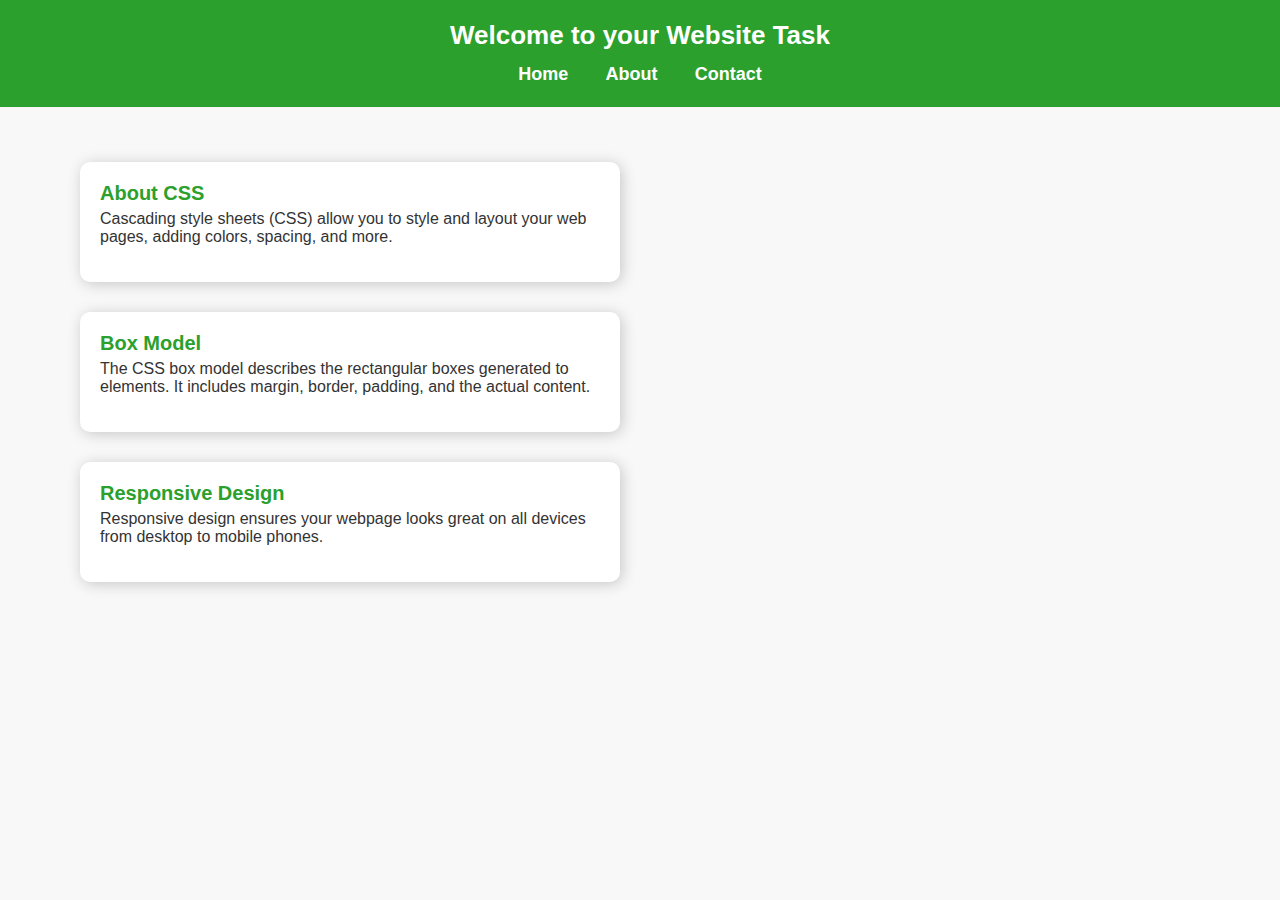
<file: index.html>
<!DOCTYPE html>
<html lang="en">
<head>
    <meta charset="UTF-8">
    <meta name="viewport" content="width=device-width, initial-scale=1.0">
    <title>Website</title>
    <style>
        body {
            font-family: Arial, sans-serif;
            margin: 0;
            padding: 0;
            text-align: center;
            background-color: #f8f8f8;
        }
        .header {
            background-color: #2ca02c;
            color: white;
            padding: 20px;
            font-size: 26px;
            font-weight: bold;
        }
        .nav {
            margin-top: 5px;
        }
        .nav a {
            color: white;
            text-decoration: none;
            margin: 0 15px;
            font-size: 18px;
        }
        .container {
            display: flex;
            justify-content: space-between;
            flex-wrap: wrap;
            margin-top: 40px;
        }
        .box {
            background: white;
            border-radius: 10px;
            padding: 20px;
            width: 500px;
            margin: 15px;
            box-shadow: 2px 2px 15px rgba(0, 0, 0, 0.2);
            text-align: left;
            display: flex;
            flex-direction: column;
            margin-left: 80px;
            margin-right: 80px;
        }
        .box h3 {
            margin: 0;
            color: #2ca02c;
            font-size: 20px;
            font-weight: bold;
        }
        .box p {
            margin-top: 5px;
            color: #333;
            font-size: 16px;
        }
    </style>
</head>
<body>

    <div class="header">
        <div>Welcome to your Website Task</div>
        <div class="nav">
            <a href="#">Home</a>
            <a href="#">About</a>
            <a href="#">Contact</a>
        </div>
    </div>

    <div class="container">
        <div class="box">
            <h3>About CSS</h3>
            <p>Cascading style sheets (CSS) allow you to style and layout your web pages, adding colors, spacing, and more.</p>
        </div>
       
        <div class="box">
            <h3>Box Model</h3>
            <p>The CSS box model describes the rectangular boxes generated to elements. It includes margin, border, padding, and the actual content.</p>
        </div>
    </div>
    <div class="box">
        <h3>Responsive Design</h3>
        <p>Responsive design ensures your webpage looks great on all devices from desktop to mobile phones.</p>
    </div>

</body>
</html>
</file>
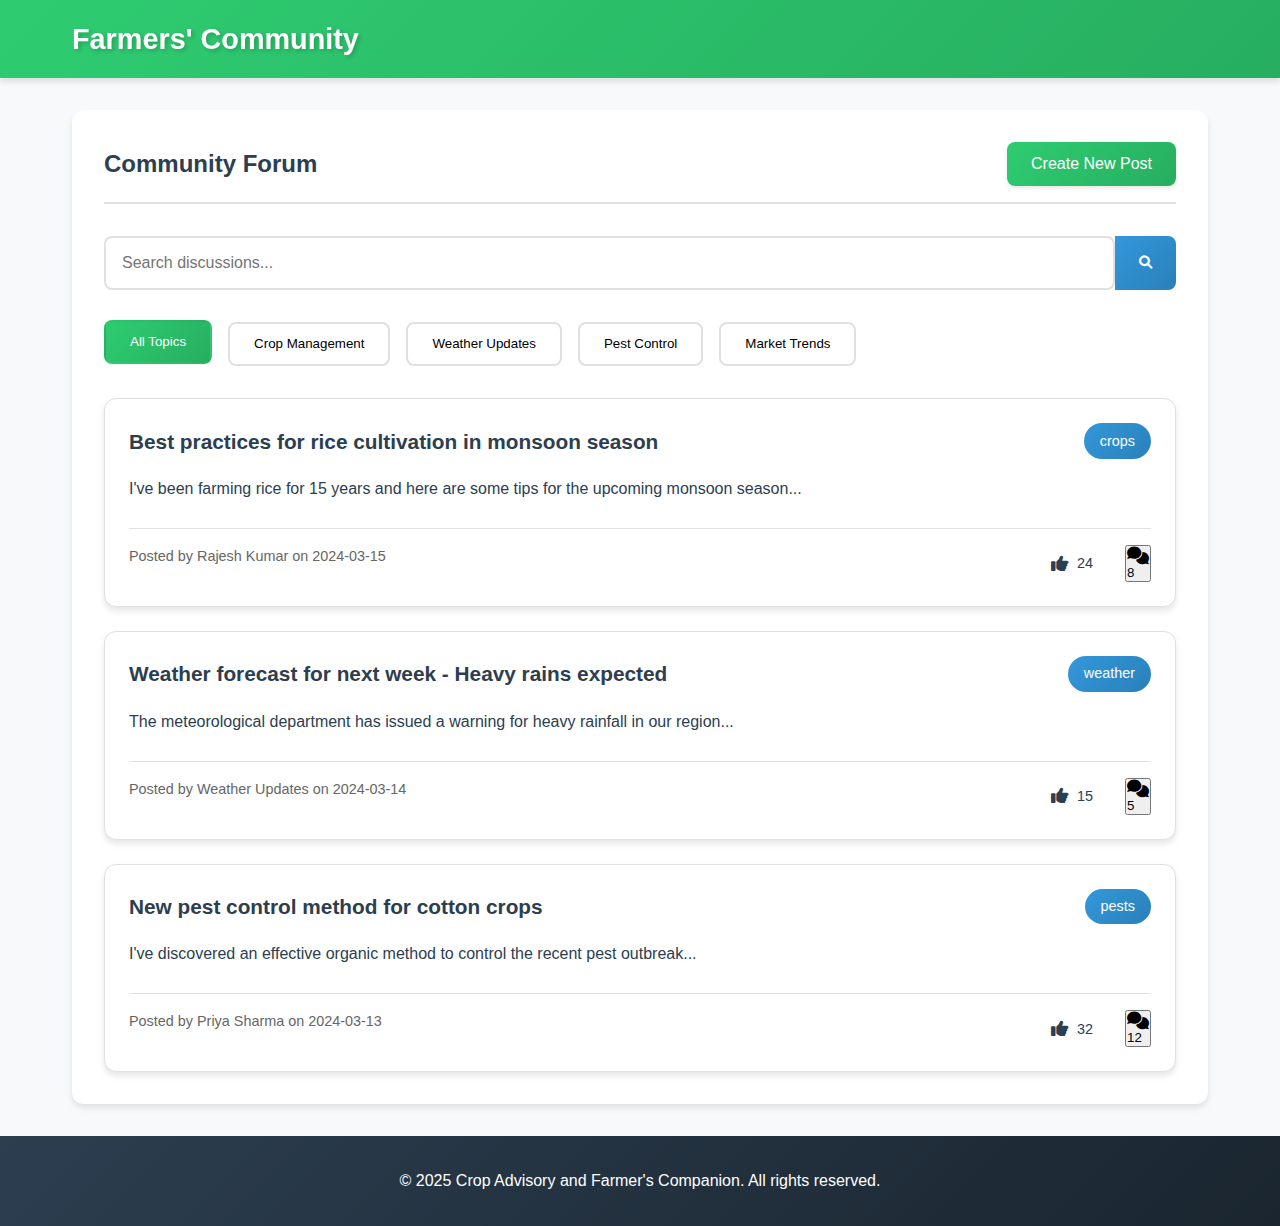
<file: blog_site/community_forum.html>
<!DOCTYPE html>
<html lang="en">
<head>
    <meta charset="UTF-8">
    <meta name="viewport" content="width=device-width, initial-scale=1.0">
    <title>Farmers' Community Forum - Crop Advisory</title>
    <link rel="stylesheet" href="community_forum.css">
    <link rel="stylesheet" href="https://cdnjs.cloudflare.com/ajax/libs/font-awesome/6.0.0/css/all.min.css">
</head>
<body>
    <header>
        <nav>
            <div class="logo">
                <h1>Farmers' Community</h1>
            </div>
            
        </nav>
    </header>

    <main>
        <div class="forum-container">
            <div class="forum-header">
                <h2>Community Forum</h2>
                <button id="createPostBtn" class="btn-primary">Create New Post</button>
            </div>

            <div class="search-bar">
                <input type="text" placeholder="Search discussions..." id="searchInput">
                <button class="search-btn"><i class="fas fa-search"></i></button>
            </div>

            <div class="categories">
                <button class="category-btn active" data-category="all">All Topics</button>
                <button class="category-btn" data-category="crops">Crop Management</button>
                <button class="category-btn" data-category="weather">Weather Updates</button>
                <button class="category-btn" data-category="pests">Pest Control</button>
                <button class="category-btn" data-category="market">Market Trends</button>
            </div>

            <div class="posts-container" id="postsContainer">
                
            </div>
        </div>

        
        <div id="createPostModal" class="modal">
            <div class="modal-content">
                <span class="close">&times;</span>
                <h2>Create New Post</h2>
                <form id="postForm">
                    <div class="form-group">
                        <label for="postTitle">Title</label>
                        <input type="text" id="postTitle" required>
                    </div>
                    <div class="form-group">
                        <label for="postCategory">Category</label>
                        <select id="postCategory" required>
                            <option value="crops">Crop Management</option>
                            <option value="weather">Weather Updates</option>
                            <option value="pests">Pest Control</option>
                            <option value="market">Market Trends</option>
                        </select>
                    </div>
                    <div class="form-group">
                        <label for="postContent">Content</label>
                        <textarea id="postContent" rows="5" required></textarea>
                    </div>
                    <button type="submit" class="btn-primary">Post</button>
                </form>
            </div>
        </div>
    </main>

    <footer>
        <p>&copy; 2025 Crop Advisory and Farmer's Companion. All rights reserved.</p>
    </footer>

    <script src="community_forum.js"></script>
</body>
</html>
</file>
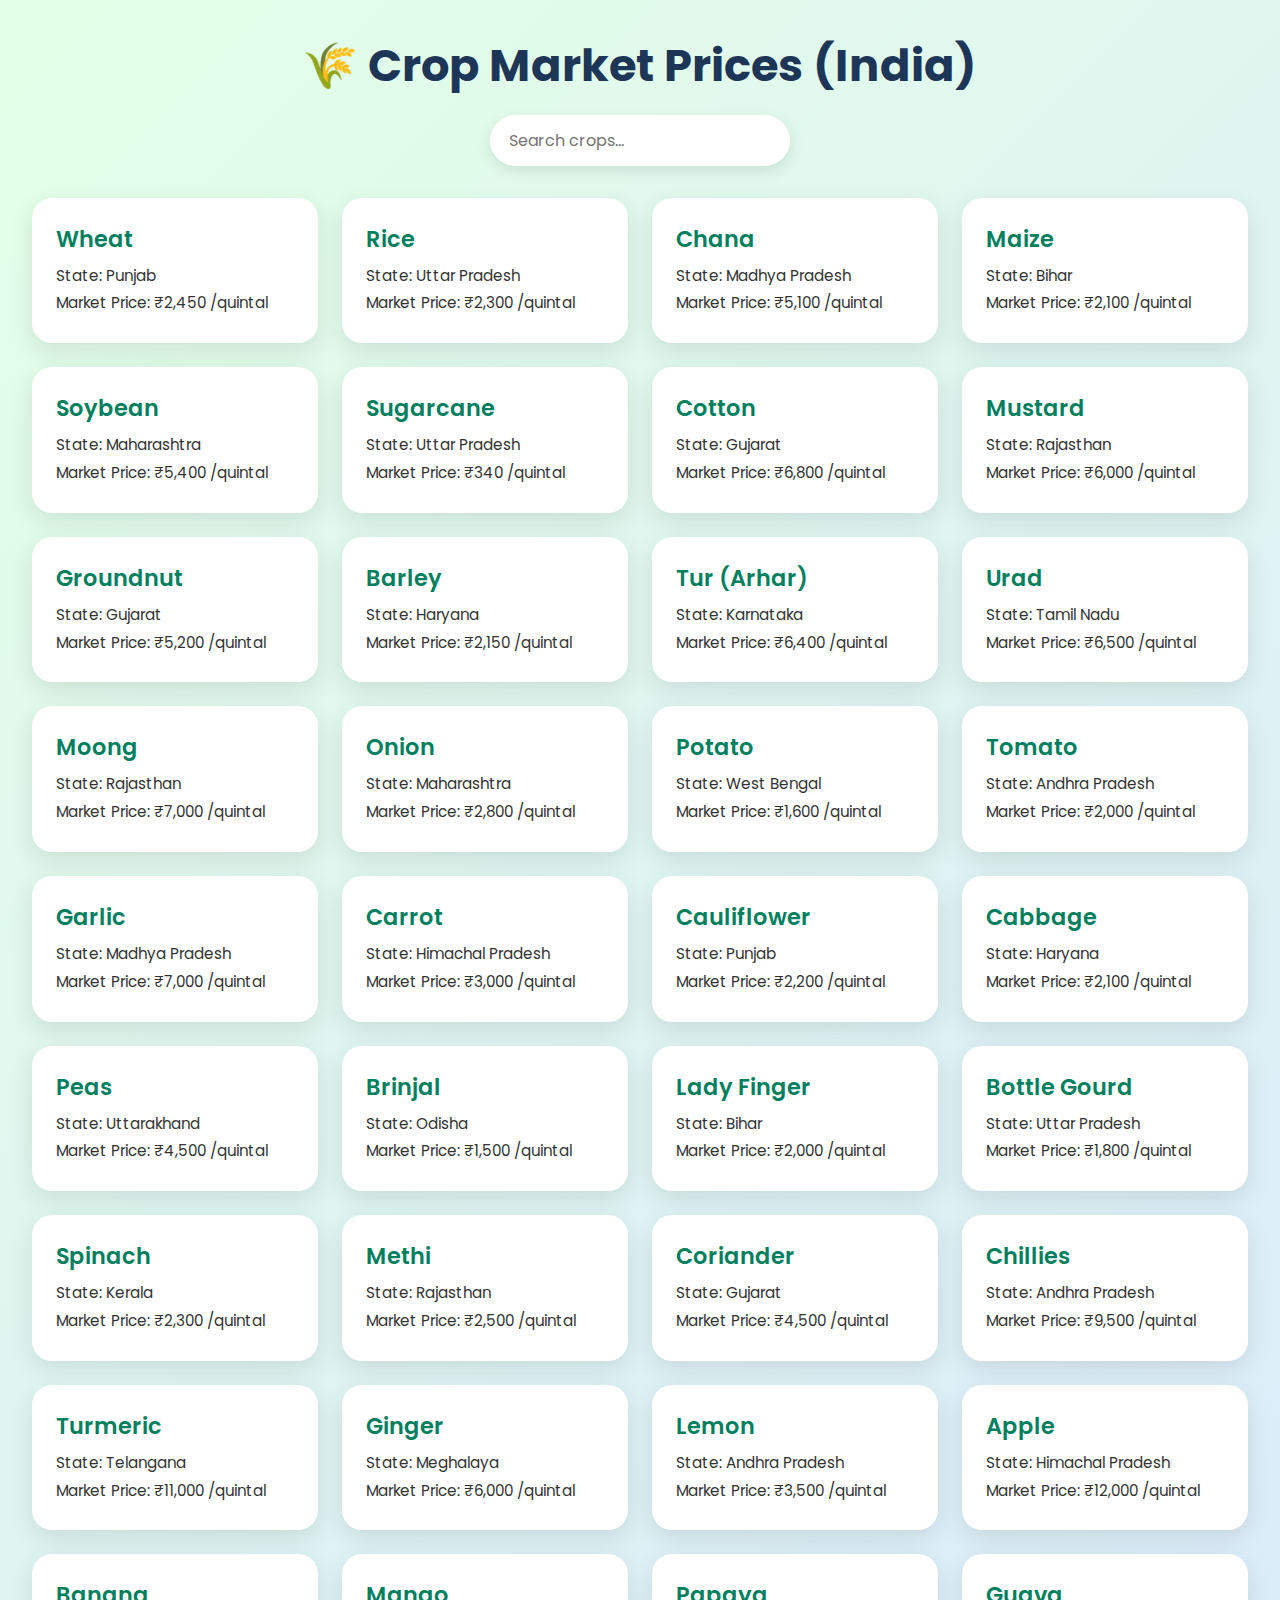
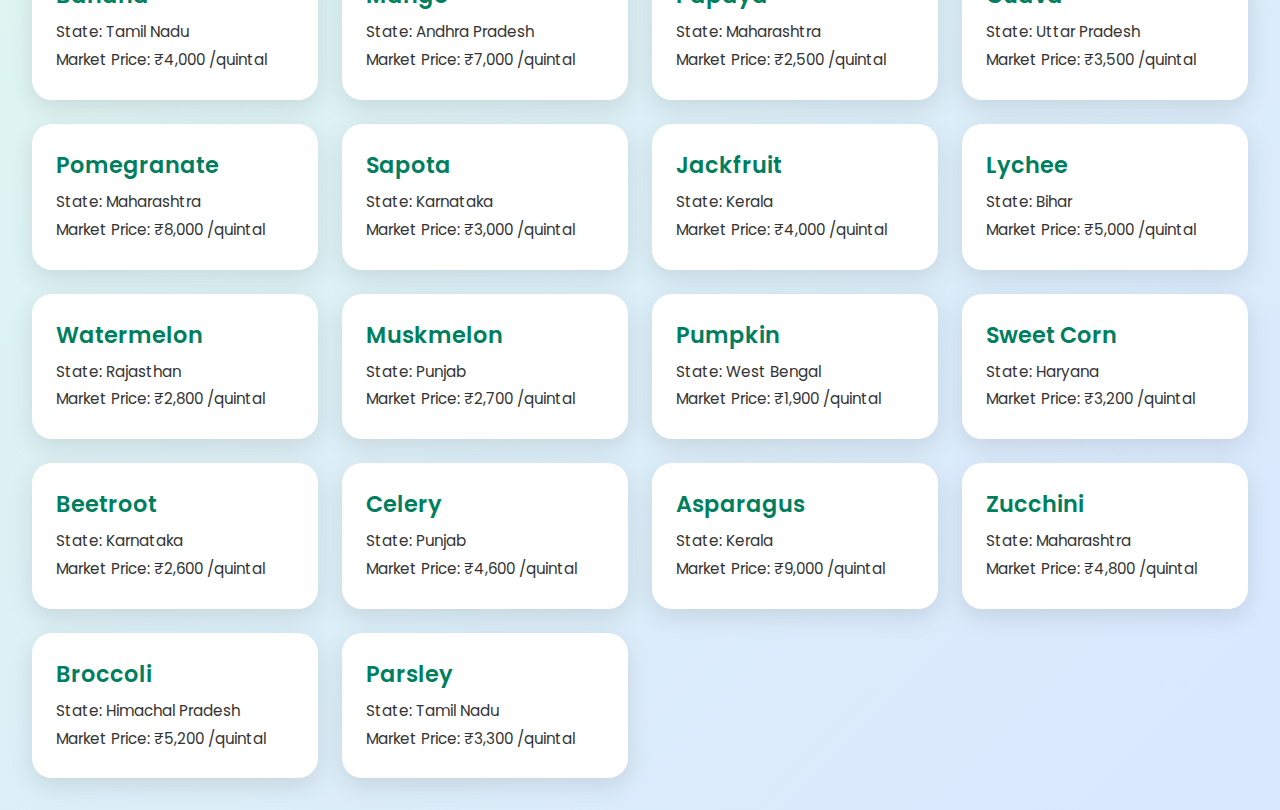
<file: blog_site/crop_prices.html>
<!DOCTYPE html>
<html lang="en">
<head>
  <meta charset="UTF-8" />
  <meta name="viewport" content="width=device-width, initial-scale=1.0" />
  <title>Crop Market Prices - India</title>
  <link href="https://fonts.googleapis.com/css2?family=Poppins:wght@300;500;700&display=swap" rel="stylesheet" />
  <style>
    * {
      margin: 0;
      padding: 0;
      box-sizing: border-box;
      font-family: 'Poppins', sans-serif;
    }
    body {
      background: linear-gradient(135deg, #e3ffe7, #d9e7ff);
      color: #333;
      padding: 2rem;
      min-height: 100vh;
    }
    h1 {
      text-align: center;
      margin-bottom: 1rem;
      color: #1d3557;
      font-size: 2.8rem;
      animation: fadeInDown 1s ease;
    }
    .search-box {
      display: flex;
      justify-content: center;
      margin-bottom: 2rem;
    }
    .search-box input {
      padding: 0.8rem 1.2rem;
      font-size: 1rem;
      width: 300px;
      border: none;
      border-radius: 30px;
      box-shadow: 0 5px 15px rgba(0,0,0,0.1);
      outline: none;
      transition: all 0.3s ease;
    }
    .search-box input:focus {
      box-shadow: 0 8px 20px rgba(0,0,0,0.15);
    }
    .market-container {
      display: grid;
      grid-template-columns: repeat(auto-fit, minmax(280px, 1fr));
      gap: 1.5rem;
      animation: fadeInUp 1s ease;
    }
    .crop-card {
      background: white;
      border-radius: 20px;
      padding: 1.5rem;
      box-shadow: 0 8px 25px rgba(0,0,0,0.1);
      transition: transform 0.3s ease, box-shadow 0.3s ease;
      position: relative;
      overflow: hidden;
    }
    .crop-card:hover {
      transform: translateY(-10px);
      box-shadow: 0 12px 30px rgba(0,0,0,0.2);
    }
    .crop-name {
      font-size: 1.4rem;
      font-weight: 600;
      color: #007f5f;
      margin-bottom: 0.5rem;
    }
    .crop-info {
      font-size: 0.95rem;
      margin-bottom: 0.3rem;
    }
    @keyframes fadeInDown {
      0% { opacity: 0; transform: translateY(-30px); }
      100% { opacity: 1; transform: translateY(0); }
    }
    @keyframes fadeInUp {
      0% { opacity: 0; transform: translateY(30px); }
      100% { opacity: 1; transform: translateY(0); }
    }
  </style>
</head>
<body>
  <h1>🌾 Crop Market Prices (India)</h1>
  <div class="search-box">
    <input type="text" id="searchInput" placeholder="Search crops...">
  </div>
  <div class="market-container" id="marketContainer"></div>

  <script>
    const crops = [
      { name: "Wheat", state: "Punjab", price: 2450 },
      { name: "Rice", state: "Uttar Pradesh", price: 2300 },
      { name: "Chana", state: "Madhya Pradesh", price: 5100 },
      { name: "Maize", state: "Bihar", price: 2100 },
      { name: "Soybean", state: "Maharashtra", price: 5400 },
      { name: "Sugarcane", state: "Uttar Pradesh", price: 340 },
      { name: "Cotton", state: "Gujarat", price: 6800 },
      { name: "Mustard", state: "Rajasthan", price: 6000 },
      { name: "Groundnut", state: "Gujarat", price: 5200 },
      { name: "Barley", state: "Haryana", price: 2150 },
      { name: "Tur (Arhar)", state: "Karnataka", price: 6400 },
      { name: "Urad", state: "Tamil Nadu", price: 6500 },
      { name: "Moong", state: "Rajasthan", price: 7000 },
      { name: "Onion", state: "Maharashtra", price: 2800 },
      { name: "Potato", state: "West Bengal", price: 1600 },
      { name: "Tomato", state: "Andhra Pradesh", price: 2000 },
      { name: "Garlic", state: "Madhya Pradesh", price: 7000 },
      { name: "Carrot", state: "Himachal Pradesh", price: 3000 },
      { name: "Cauliflower", state: "Punjab", price: 2200 },
      { name: "Cabbage", state: "Haryana", price: 2100 },
      { name: "Peas", state: "Uttarakhand", price: 4500 },
      { name: "Brinjal", state: "Odisha", price: 1500 },
      { name: "Lady Finger", state: "Bihar", price: 2000 },
      { name: "Bottle Gourd", state: "Uttar Pradesh", price: 1800 },
      { name: "Spinach", state: "Kerala", price: 2300 },
      { name: "Methi", state: "Rajasthan", price: 2500 },
      { name: "Coriander", state: "Gujarat", price: 4500 },
      { name: "Chillies", state: "Andhra Pradesh", price: 9500 },
      { name: "Turmeric", state: "Telangana", price: 11000 },
      { name: "Ginger", state: "Meghalaya", price: 6000 },
      { name: "Lemon", state: "Andhra Pradesh", price: 3500 },
      { name: "Apple", state: "Himachal Pradesh", price: 12000 },
      { name: "Banana", state: "Tamil Nadu", price: 4000 },
      { name: "Mango", state: "Andhra Pradesh", price: 7000 },
      { name: "Papaya", state: "Maharashtra", price: 2500 },
      { name: "Guava", state: "Uttar Pradesh", price: 3500 },
      { name: "Pomegranate", state: "Maharashtra", price: 8000 },
      { name: "Sapota", state: "Karnataka", price: 3000 },
      { name: "Jackfruit", state: "Kerala", price: 4000 },
      { name: "Lychee", state: "Bihar", price: 5000 },
      { name: "Watermelon", state: "Rajasthan", price: 2800 },
      { name: "Muskmelon", state: "Punjab", price: 2700 },
      { name: "Pumpkin", state: "West Bengal", price: 1900 },
      { name: "Sweet Corn", state: "Haryana", price: 3200 },
      { name: "Beetroot", state: "Karnataka", price: 2600 },
      { name: "Celery", state: "Punjab", price: 4600 },
      { name: "Asparagus", state: "Kerala", price: 9000 },
      { name: "Zucchini", state: "Maharashtra", price: 4800 },
      { name: "Broccoli", state: "Himachal Pradesh", price: 5200 },
      { name: "Parsley", state: "Tamil Nadu", price: 3300 },
      // Add 50 more crops here similarly to reach 100 entries
    ];

    const container = document.getElementById('marketContainer');
    const searchInput = document.getElementById('searchInput');

    function displayCrops(filter = '') {
      container.innerHTML = '';
      crops
        .filter(crop => crop.name.toLowerCase().includes(filter.toLowerCase()))
        .forEach(crop => {
          const card = document.createElement('div');
          card.className = 'crop-card';
          card.innerHTML = `
            <div class="crop-name">${crop.name}</div>
            <div class="crop-info">State: ${crop.state}</div>
            <div class="crop-info">Market Price: ₹${crop.price.toLocaleString('en-IN')} /quintal</div>
          `;
          container.appendChild(card);
        });
    }

    searchInput.addEventListener('input', e => {
      displayCrops(e.target.value);
    });

    displayCrops();
  </script>
</body>
</html>
</file>
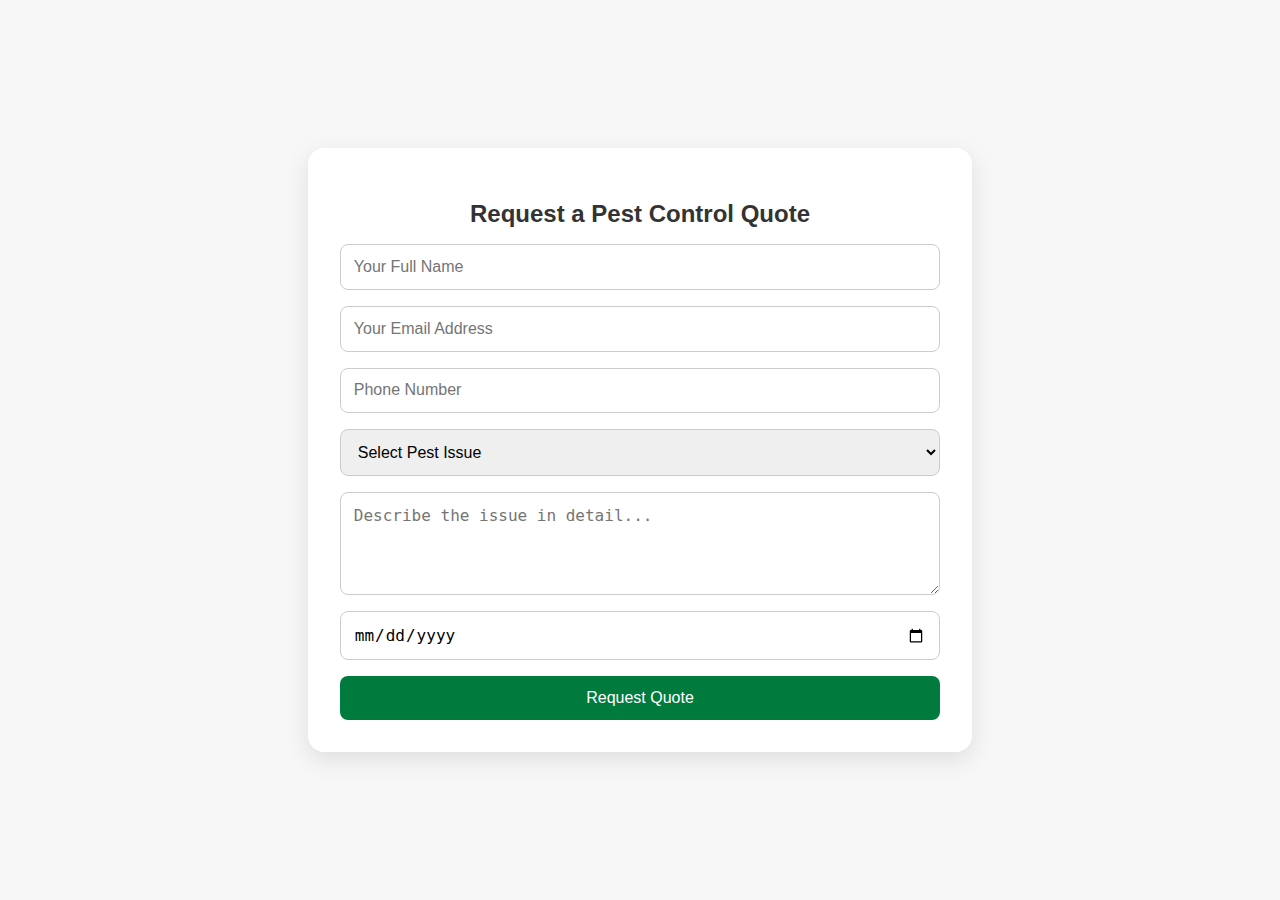
<file: blog_site/quote.html>
<!DOCTYPE html>
<html lang="en">
<head>
  <meta charset="UTF-8">
  <meta name="viewport" content="width=device-width, initial-scale=1">
  <title>Pest Control Quote Request</title>
  <style>
    body {
      font-family: 'Segoe UI', sans-serif;
      background-color: #f7f7f7;
      display: flex;
      justify-content: center;
      align-items: center;
      min-height: 100vh;
      margin: 0;
    }

    .form-container {
      background: #fff;
      padding: 2rem;
      border-radius: 16px;
      box-shadow: 0 8px 24px rgba(0, 0, 0, 0.1);
      max-width: 600px;
      width: 100%;
    }

    h2 {
      text-align: center;
      margin-bottom: 1rem;
      color: #333;
    }

    form {
      display: flex;
      flex-direction: column;
      gap: 1rem;
    }

    input, select, textarea {
      padding: 0.8rem;
      border: 1px solid #ccc;
      border-radius: 8px;
      font-size: 1rem;
      width: 100%;
      box-sizing: border-box;
    }

    button {
      padding: 0.8rem;
      background-color: #007B3E;
      color: white;
      font-size: 1rem;
      border: none;
      border-radius: 8px;
      cursor: pointer;
      transition: background 0.3s ease;
    }

    button:hover {
      background-color: #005f2c;
    }

    .confirmation {
      margin-top: 1rem;
      background-color: #e0ffe0;
      padding: 1rem;
      border-left: 4px solid #007B3E;
      border-radius: 8px;
      display: none;
    }
  </style>
</head>
<body>

  <div class="form-container">
    <h2>Request a Pest Control Quote</h2>
    <form id="pestQuoteForm">
      <input type="text" name="name" placeholder="Your Full Name" required />
      <input type="email" name="email" placeholder="Your Email Address" required />
      <input type="tel" name="phone" placeholder="Phone Number" required />

      <select name="pestType" required>
        <option value="">Select Pest Issue</option>
        <option value="termites">Termites</option>
        <option value="cockroaches">Cockroaches</option>
        <option value="rodents">Rodents</option>
        <option value="bedbugs">Bed Bugs</option>
        <option value="mosquitoes">Mosquitoes</option>
        <option value="other">Other</option>
      </select>

      <textarea name="description" rows="4" placeholder="Describe the issue in detail..." required></textarea>

      <input type="date" name="preferredDate" required />

      <button type="submit">Request Quote</button>
    </form>

    <div class="confirmation" id="confirmationMessage">
      ✅ Your request has been submitted. We'll get back to you shortly!
    </div>
  </div>

  <script>
    const form = document.getElementById('pestQuoteForm');
    const confirmation = document.getElementById('confirmationMessage');

    form.addEventListener('submit', function(e) {
      e.preventDefault();
      confirmation.style.display = 'block';
      form.reset();
    });
  </script>

</body>
</html>
</file>
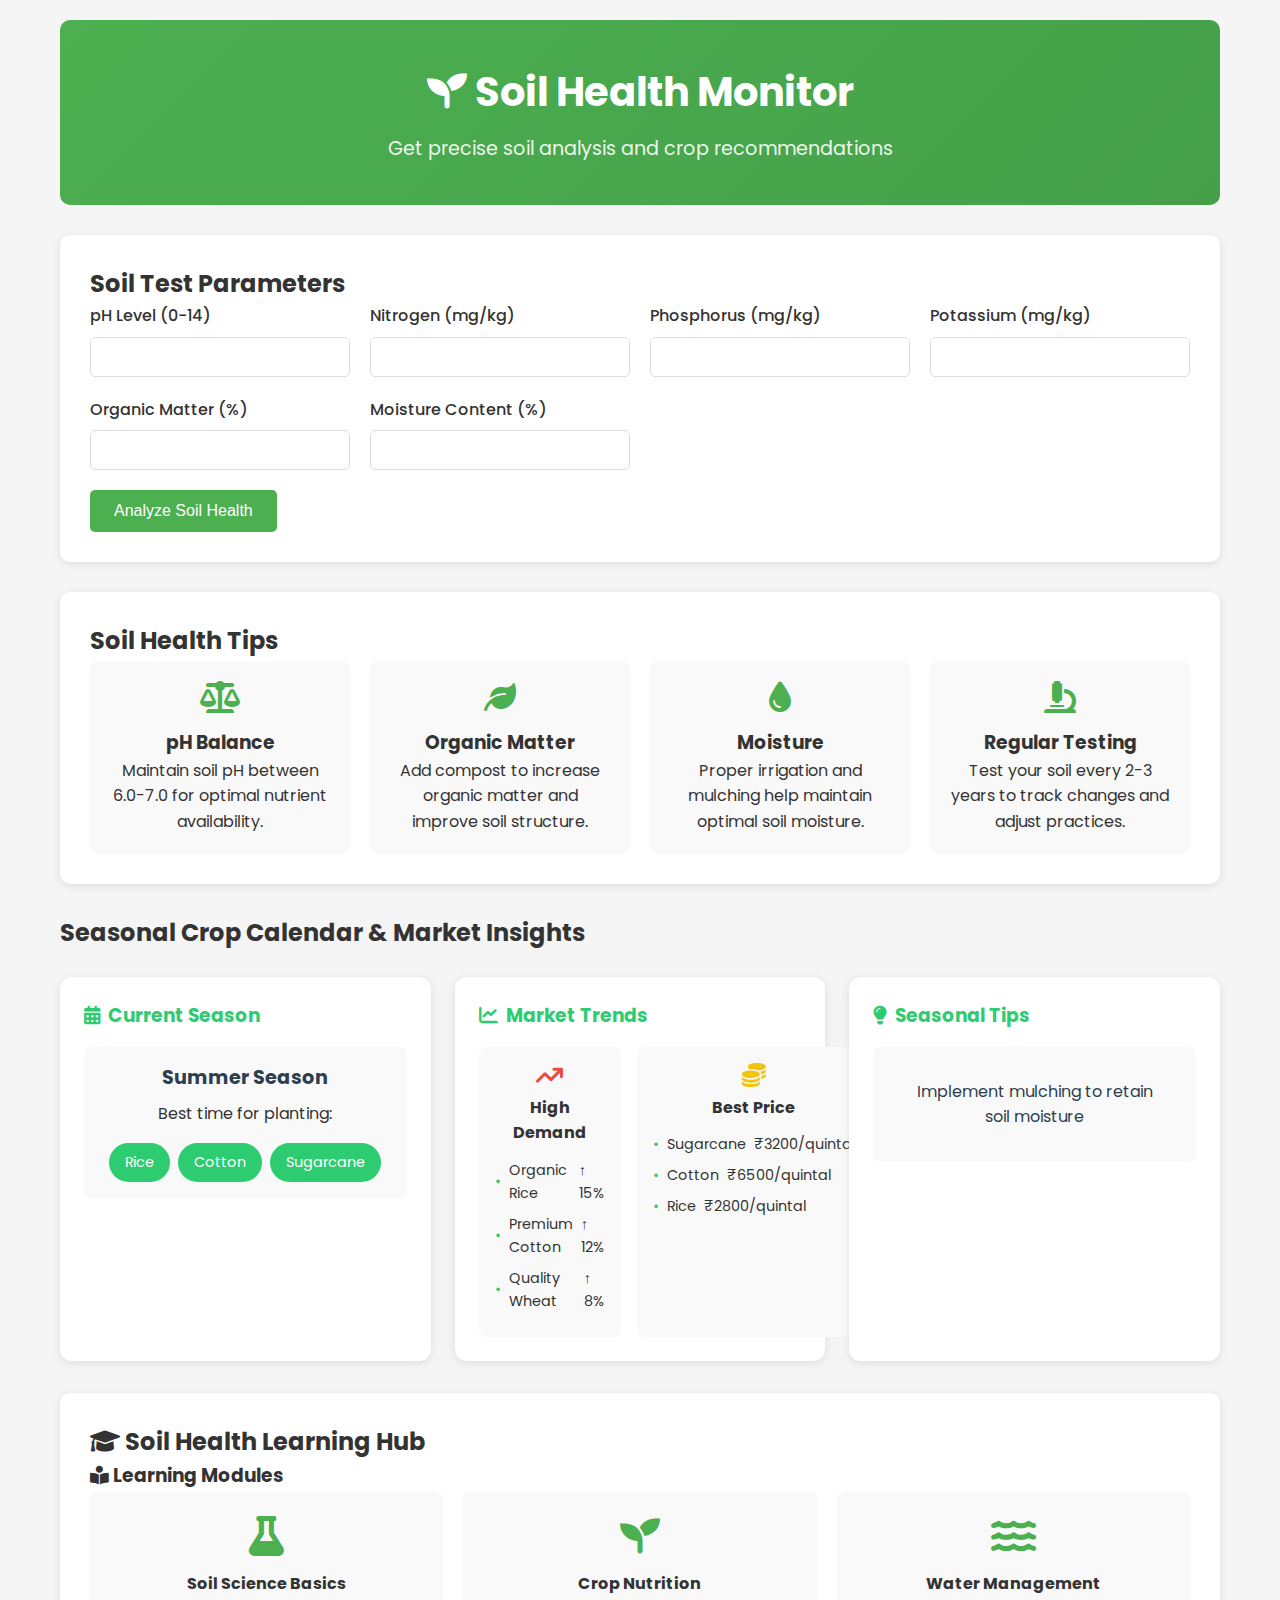
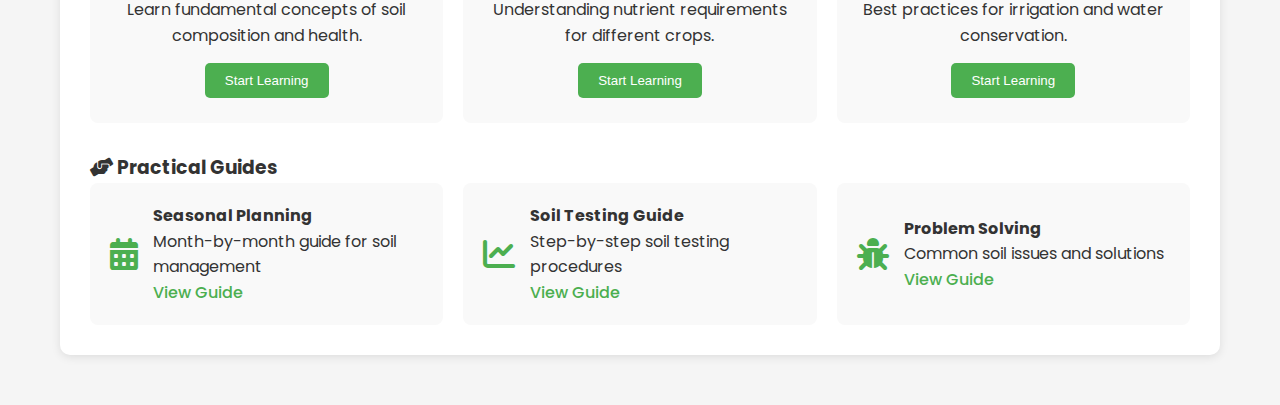
<file: blog_site/soil_health.html>
<!DOCTYPE html>
<html lang="en">
<head>
    <meta charset="UTF-8">
    <meta name="viewport" content="width=device-width, initial-scale=1.0">
    <title>Soil Health Monitoring - Farmer's Companion</title>
    <link rel="stylesheet" href="soil_health.css">
    <link rel="stylesheet" href="https://cdnjs.cloudflare.com/ajax/libs/font-awesome/6.0.0/css/all.min.css">
    <link href="https://fonts.googleapis.com/css2?family=Poppins:wght@300;400;500;600;700&display=swap" rel="stylesheet">
</head>
<body>
    <div class="container">
        <header>
            <h1><i class="fas fa-seedling"></i> Soil Health Monitor</h1>
            <p>Get precise soil analysis and crop recommendations</p>
        </header>

        <main>
         
            <section class="soil-test-section">
                <h2>Soil Test Parameters</h2>
                <form id="soilTestForm" class="soil-test-form">
                    <div class="form-grid">
                        <div class="form-group">
                            <label for="ph">pH Level (0-14)</label>
                            <input type="number" id="ph" name="ph" min="0" max="14" step="0.1" required>
                        </div>
                        <div class="form-group">
                            <label for="nitrogen">Nitrogen (mg/kg)</label>
                            <input type="number" id="nitrogen" name="nitrogen" min="0" required>
                        </div>
                        <div class="form-group">
                            <label for="phosphorus">Phosphorus (mg/kg)</label>
                            <input type="number" id="phosphorus" name="phosphorus" min="0" required>
                        </div>
                        <div class="form-group">
                            <label for="potassium">Potassium (mg/kg)</label>
                            <input type="number" id="potassium" name="potassium" min="0" required>
                        </div>
                        <div class="form-group">
                            <label for="organic-matter">Organic Matter (%)</label>
                            <input type="number" id="organic-matter" name="organic-matter" min="0" max="100" step="0.1" required>
                        </div>
                        <div class="form-group">
                            <label for="moisture">Moisture Content (%)</label>
                            <input type="number" id="moisture" name="moisture" min="0" max="100" step="0.1" required>
                        </div>
                    </div>
                    <button type="submit" class="submit-btn">Analyze Soil Health</button>
                </form>
            </section>

           
            <section class="results-section" id="resultsSection" style="display: none;">
                <h2>Soil Analysis Results</h2>
                <div class="results-grid">
                    <div class="result-card soil-health-score">
                        <h3>Overall Soil Health</h3>
                        <div class="score-circle">
                            <span id="healthScore">0</span>
                            <span class="score-label">/100</span>
                        </div>
                        <div id="healthStatus" class="health-status"></div>
                    </div>
                    <div class="result-card recommendations">
                        <h3>Recommendations</h3>
                        <ul id="recommendationsList"></ul>
                    </div>
                    <div class="result-card suitable-crops">
                        <h3>Suitable Crops</h3>
                        <div id="suitableCrops" class="crops-grid"></div>
                    </div>
                </div>
            </section>

            
            <section class="tips-section">
                <h2>Soil Health Tips</h2>
                <div class="tips-grid">
                    <div class="tip-card">
                        <i class="fas fa-balance-scale"></i>
                        <h3>pH Balance</h3>
                        <p>Maintain soil pH between 6.0-7.0 for optimal nutrient availability.</p>
                    </div>
                    <div class="tip-card">
                        <i class="fas fa-leaf"></i>
                        <h3>Organic Matter</h3>
                        <p>Add compost to increase organic matter and improve soil structure.</p>
                    </div>
                    <div class="tip-card">
                        <i class="fas fa-tint"></i>
                        <h3>Moisture</h3>
                        <p>Proper irrigation and mulching help maintain optimal soil moisture.</p>
                    </div>
                    <div class="tip-card">
                        <i class="fas fa-microscope"></i>
                        <h3>Regular Testing</h3>
                        <p>Test your soil every 2-3 years to track changes and adjust practices.</p>
                    </div>
                </div>
            </section>
        </main>

      
        <section class="seasonal-insights">
            <h2>Seasonal Crop Calendar & Market Insights</h2>
            <div class="insights-container">
                <div class="season-calendar">
                    <h3><i class="fas fa-calendar-alt"></i> Current Season</h3>
                    <div class="current-season">
                        <div class="season-info" id="seasonInfo">
                            <h4>Loading season data...</h4>
                        </div>
                        <div class="recommended-crops" id="seasonalCrops">
                            
                        </div>
                    </div>
                </div>

                <div class="market-trends">
                    <h3><i class="fas fa-chart-line"></i> Market Trends</h3>
                    <div class="trends-grid" id="marketTrends">
                        <div class="trend-card high-demand">
                            <i class="fas fa-arrow-trend-up"></i>
                            <h4>High Demand</h4>
                            <ul id="highDemandCrops">
                                
                            </ul>
                        </div>
                        <div class="trend-card best-price">
                            <i class="fas fa-coins"></i>
                            <h4>Best Price</h4>
                            <ul id="bestPriceCrops">
                                
                            </ul>
                        </div>
                    </div>
                </div>

                <div class="farming-tips">
                    <h3><i class="fas fa-lightbulb"></i> Seasonal Tips</h3>
                    <div class="tips-carousel" id="seasonalTips">
                        
                    </div>
                </div>
            </div>
        </section>

        <section class="learning-hub">
            <h2><i class="fas fa-graduation-cap"></i> Soil Health Learning Hub</h2>
            <div class="hub-container">
                
                <div class="learning-module">
                    <h3><i class="fas fa-book-reader"></i> Learning Modules</h3>
                    <div class="module-grid" id="learningModules">
                        <div class="module-card">
                            <i class="fas fa-flask"></i>
                            <h4>Soil Science Basics</h4>
                            <p>Learn fundamental concepts of soil composition and health.</p>
                            <button class="module-btn" data-module="basics">Start Learning</button>
                        </div>
                        <div class="module-card">
                            <i class="fas fa-seedling"></i>
                            <h4>Crop Nutrition</h4>
                            <p>Understanding nutrient requirements for different crops.</p>
                            <button class="module-btn" data-module="nutrition">Start Learning</button>
                        </div>
                        <div class="module-card">
                            <i class="fas fa-water"></i>
                            <h4>Water Management</h4>
                            <p>Best practices for irrigation and water conservation.</p>
                            <button class="module-btn" data-module="water">Start Learning</button>
                        </div>
                    </div>
                </div>

                
                <div class="practical-guides">
                    <h3><i class="fas fa-hands-helping"></i> Practical Guides</h3>
                    <div class="guides-grid">
                        <div class="guide-card">
                            <div class="guide-icon"><i class="fas fa-calendar-alt"></i></div>
                            <div class="guide-content">
                                <h4>Seasonal Planning</h4>
                                <p>Month-by-month guide for soil management</p>
                                <a href="#" class="guide-link" data-guide="seasonal">View Guide</a>
                            </div>
                        </div>
                        <div class="guide-card">
                            <div class="guide-icon"><i class="fas fa-chart-line"></i></div>
                            <div class="guide-content">
                                <h4>Soil Testing Guide</h4>
                                <p>Step-by-step soil testing procedures</p>
                                <a href="#" class="guide-link" data-guide="testing">View Guide</a>
                            </div>
                        </div>
                        <div class="guide-card">
                            <div class="guide-icon"><i class="fas fa-bug"></i></div>
                            <div class="guide-content">
                                <h4>Problem Solving</h4>
                                <p>Common soil issues and solutions</p>
                                <a href="#" class="guide-link" data-guide="problems">View Guide</a>
                            </div>
                        </div>
                    </div>
                </div>

                
                    
                </div>
            </div>
        </section>

    </div>

    <script src="soil_health.js"></script>
</body>
</html>
</file>
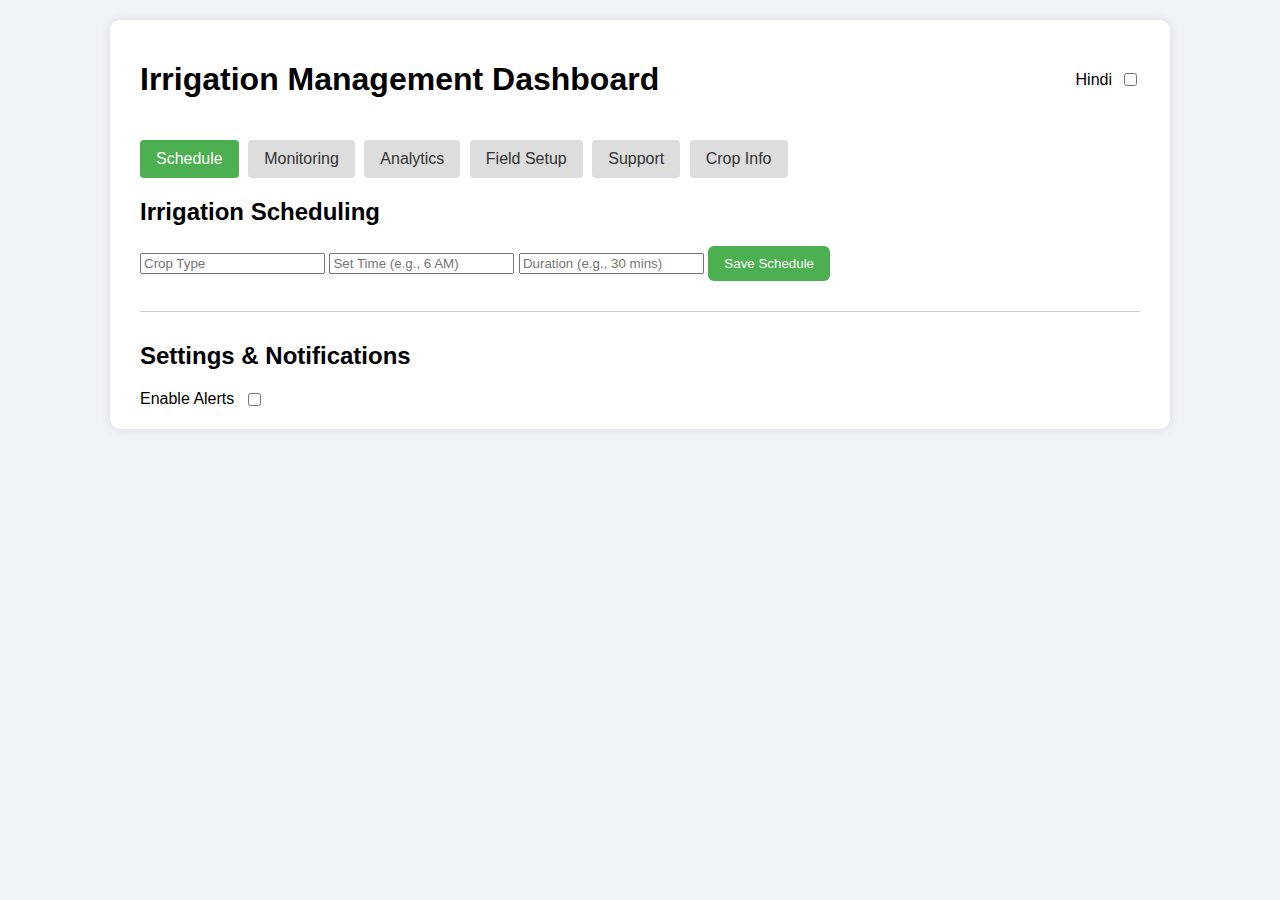
<file: blog_site/Project/irrigation.html>
<!DOCTYPE html>
<html lang="en">
<head>
  <meta charset="UTF-8" />
  <meta name="viewport" content="width=device-width, initial-scale=1.0" />
  <title>Irrigation Management Dashboard</title>
  <link rel="stylesheet" href="irrigation.css" />
</head>
<body>
  <div class="dashboard-container">
    <div class="dashboard-header">
      <h1>Irrigation Management Dashboard</h1>
      <div class="language-toggle">
        <span>Hindi</span>
        <input type="checkbox" id="lang-toggle" />
      </div>
    </div>

    <div class="tabs">
      <input type="radio" id="schedule" name="tab" checked>
      <label for="schedule">Schedule</label>
      <input type="radio" id="monitoring" name="tab">
      <label for="monitoring">Monitoring</label>
      <input type="radio" id="analytics" name="tab">
      <label for="analytics">Analytics</label>
      <input type="radio" id="fields" name="tab">
      <label for="fields">Field Setup</label>
      <input type="radio" id="support" name="tab">
      <label for="support">Support</label>
      <input type="radio" id="cropinfo" name="tab">
      <label for="cropinfo">Crop Info</label>

      <div class="tab-content" id="schedule-tab">
        <h2>Irrigation Scheduling</h2>
        <input type="text" placeholder="Crop Type" />
        <input type="text" placeholder="Set Time (e.g., 6 AM)" />
        <input type="text" placeholder="Duration (e.g., 30 mins)" />
        <button>Save Schedule</button>
      </div>

      <div class="tab-content" id="monitoring-tab">
        <h2>Soil Moisture Monitoring</h2>
        <div class="chart-placeholder">[Chart goes here]</div>
      </div>

      <div class="tab-content" id="analytics-tab">
        <h2>Water Usage Analytics</h2>
        <p>Daily/Weekly/Monthly usage breakdown.</p>
        <button>Download Report (PDF)</button>
      </div>

      <div class="tab-content" id="fields-tab">
        <h2>Field & Equipment Management</h2>
        <input type="text" placeholder="Field Name" />
        <textarea placeholder="Irrigation Method Details (e.g., Drip, Sprinkler)"></textarea>
        <button>Save Field</button>
      </div>

      <div class="tab-content" id="support-tab">
        <h2>Help & Support</h2>
        <textarea placeholder="Ask a question or request help..."></textarea>
        <button>Submit</button>
        <p>Community Forums | Government Guidelines | Chat Support</p>
      </div>

      <div class="tab-content" id="cropinfo-tab">
        <h2>Crop Information</h2>
        <label for="crop-select">Select Crop:</label>
        <select id="crop-select">
          <option value="">--Select--</option>
          <option value="wheat">Wheat</option>
          <option value="rice">Rice</option>
          <option value="maize">Maize</option>
        </select>

        <div id="crop-details" style="margin-top: 20px;"></div>
      </div>
    </div>

    <div class="settings">
      <h2>Settings & Notifications</h2>
      <label>
        Enable Alerts
        <input type="checkbox" id="alert-toggle" />
      </label>
    </div>
  </div>

  <script src="irrigation.js"></script>
</body>
</html>
</file>
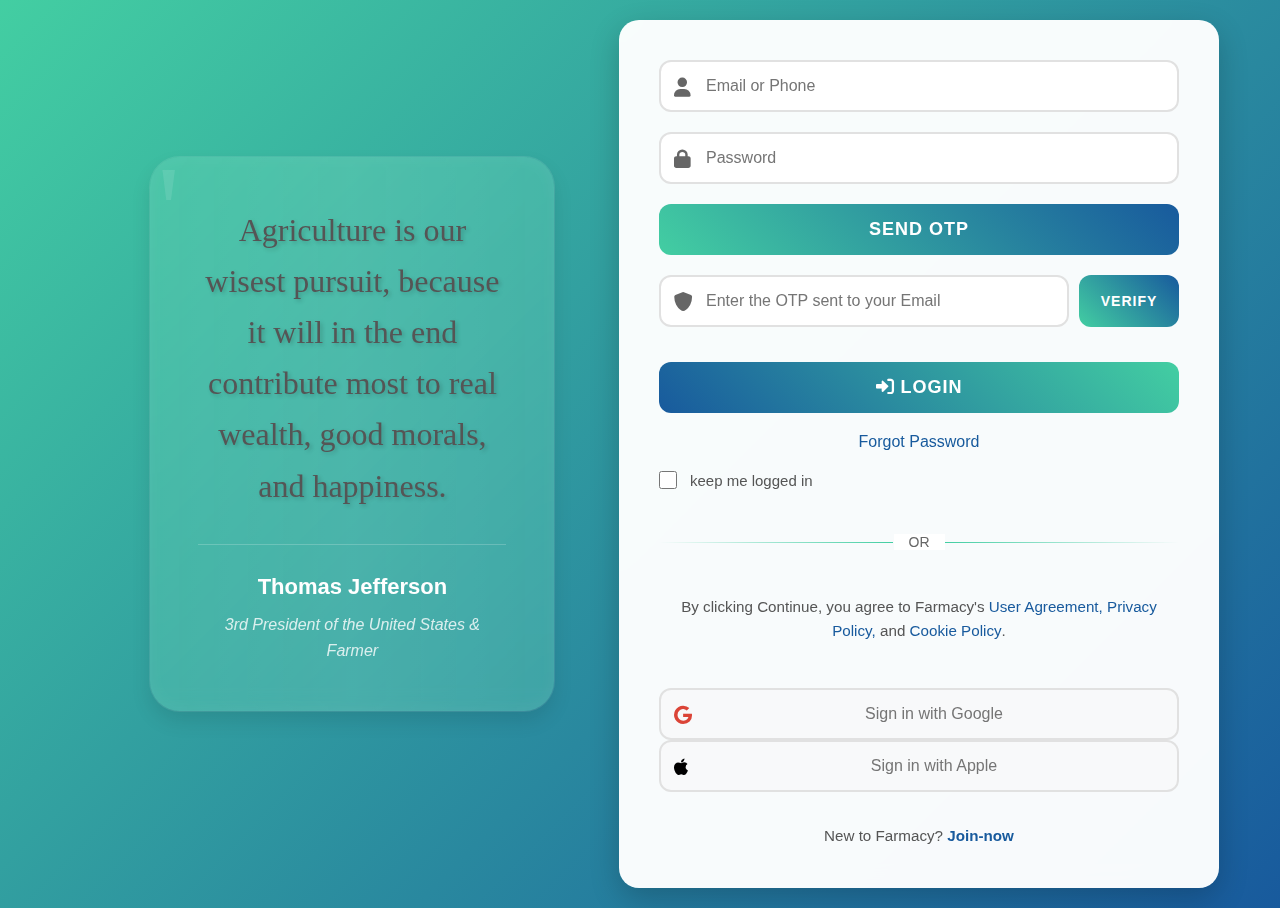
<file: blog_site/Project/login.html>
<!DOCTYPE html>
<html lang="en">
<head>
    <meta charset="UTF-8">
    <meta name="viewport" content="width=device-width, initial-scale=1.0">
    <script src="https://smtpjs.com/v3/smtp.js"></script>
    <link rel="stylesheet" href="https://cdnjs.cloudflare.com/ajax/libs/font-awesome/6.0.0/css/all.min.css">
    <title>Farmacy Login</title>
    <style>
        * {
            margin: 0;
            padding: 0;
            box-sizing: border-box;
            font-family: 'Segoe UI', Tahoma, Geneva, Verdana, sans-serif;
        }

        body {
            background: linear-gradient(135deg, #43cea2 0%, #185a9d 100%);
            min-height: 100vh;
            display: flex;
            justify-content: center;
            align-items: center;
            padding: 20px;
            padding-right: 20px;
            position: relative;
        }

        @media (max-width: 768px) {
            body {
                justify-content: center;
                padding-right: 20px;
            }
        }

        .container {
            background-color: rgba(255, 255, 255, 0.97);
            padding: 40px;
            border-radius: 20px;
            box-shadow: 0 10px 30px rgba(0, 0, 0, 0.2);
            width: 90%;
            max-width: 600px;  
            backdrop-filter: blur(10px);
            transform: translateY(0);
            transition: transform 0.3s ease;
            margin-left: 45%;
        }

        @media (max-width: 480px) {
            .container {
                padding: 24px;
                width: 95%; 
            }
        }

        .container:hover {
            transform: translateY(-5px);
            
        }

        .login form {
            display: flex;
            flex-direction: column;
            gap: 20px;
        }

        .input-container {
            position: relative;
            width: 100%;
        }

        .input-container i {
            position: absolute;
            left: 15px;
            top: 50%;
            transform: translateY(-50%);
            color: #666;
            font-size: 19px;
        }

        .input-container input[type="text"],
        .input-container input[type="password"] {
            padding-left: 45px; 
        }

        .social-signin {
            position: relative;
        }

        .social-signin i {
            position: absolute;
            left: 15px;
            top: 50%;
            transform: translateY(-50%);
            font-size: 19px;
        }

        .google-signin i {
            color: #DB4437;
        }

        .apple-signin i {
            color: #000000;
        }

        input[type="text"],
        input[type="password"] {
            padding: 15px;
            border: 2px solid #e1e1e1;
            border-radius: 12px;
            font-size: 16px;
            width: 100%;
            transition: all 0.3s ease;
            background-color: rgba(255, 255, 255, 0.9);
        }

        input[type="text"]:focus,
        input[type="password"]:focus {
            outline: none;
            border-color: #43cea2;
            box-shadow: 0 0 15px rgba(67, 206, 162, 0.2);
            transform: scale(1.01);
        }

        .btn {
            background: linear-gradient(45deg, #43cea2, #185a9d);
            color: white;
            padding: 15px;
            border: none;
            border-radius: 12px;
            cursor: pointer;
            font-size: 18px;
            font-weight: 600;
            transition: all 0.3s ease;
            text-transform: uppercase;
            letter-spacing: 1px;
        }

        .btn:hover {
            background: linear-gradient(45deg, #185a9d, #43cea2);
            box-shadow: 0 5px 15px rgba(67, 206, 162, 0.4);
            transform: translateY(-2px);
        }

        .forgot-password {
            color: #185a9d;
            text-decoration: none;
            text-align: center;
            font-weight: 500;
            transition: color 0.3s ease;
        }

        .forgot-password:hover {
            color: #43cea2;
        }

        label {
            display: flex;
            align-items: center;
            gap: 13px;
            color: #555;
            font-size: 15px;
        }

        input[type="checkbox"] {
            width: 18px;
            height: 18px;
            accent-color: #43cea2;
        }

        .hr-with-text {
            position: relative;
            text-align: center;
            margin: 24px 0;
        }

        .hr-with-text::before {
            content: "";
            position: absolute;
            left: 0;
            top: 50%;
            width: 45%;
            height: 1px;
            background: linear-gradient(to right, transparent, #43cea2);
        }

        .hr-with-text::after {
            content: "";
            position: absolute;
            right: 0;
            top: 50%;
            width: 45%;
            height: 1px;
            background: linear-gradient(to left, transparent, #43cea2);
        }

        .hr-with-text span {
            background-color: rgba(255, 255, 255, 0.95);
            padding: 0 15px;
            color: #666;
            font-size: 14px;
            position: relative;
            z-index: 1;
        }

        p {
            color: #555;
            font-size: 0.95rem;
            text-align: center;
            line-height: 1.6;
        }

        p a {
            color: #185a9d;
            text-decoration: none;
            font-weight: 500;
            transition: color 0.3s ease;
        }

        p a:hover {
            color: #43cea2;
        }

        .sign-in {
            margin-top: 24px;
        }

        .sign-in input[type="text"] {
            background: #f8f9fa;
            text-align: center;
            cursor: pointer;
            font-weight: 500;
            transition: all 0.3s ease;
        }

        .sign-in input[type="text"]:hover {
            background: #e9ecef;
            transform: translateY(-2px);
            box-shadow: 0 5px 15px rgba(0, 0, 0, 0.1);
        }

        .join-now {
            margin-top: 32px;
            text-align: center;
        }

        .join-now a {
            color: #185a9d;
            text-decoration: none;
            font-weight: 600;
            transition: all 0.3s ease;
        }

        .join-now a:hover {
            color: #43cea2;
            text-shadow: 0 0 15px rgba(67, 206, 162, 0.3);
        }

        @media (max-width: 480px) {
            .container {
                padding: 24px;
            }

            input[type="text"],
            input[type="password"],
            .btn {
                padding: 12px;
            }
        }

        .quote-container {
            position: absolute;
            left: 8%;
            max-width: 500px;
            color: white;
            text-align: left;
            padding: 48px;
            transform: translateY(-20px);
            animation: float 6s ease-in-out infinite;
            transition: all 0.4s ease;
        }

        @keyframes float {
            0%, 100% { transform: translateY(-20px); }
            50% { transform: translateY(0px); }
        }

        .quote-box {
            position: relative;
            background: rgba(67, 206, 162, 0.25);
            border-radius: 30px;
            padding: 48px;
            box-shadow: 
                0 10px 20px rgba(0, 0, 0, 0.1),
                0 0 0 1px rgba(255, 255, 255, 0.1),
                inset 0 0 20px rgba(255, 255, 255, 0.05);
            backdrop-filter: blur(10px);
            overflow: hidden;
            transition: all 0.4s ease;
            animation: colorChange 10s infinite alternate;
        }

        @keyframes colorChange {
            0% {
                background: rgba(67, 206, 162, 0.15);
                border-left: 4px solid #43cea2;
            }
            50% {
                background: rgba(24, 90, 157, 0.15);
                border-left: 4px solid #185a9d;
            }
            100% {
                background: rgba(106, 133, 182, 0.15);
                border-left: 4px solid #6a85b6;
            }
        }

        .quote-box:hover {
            transform: translateY(-10px) scale(1.02);
            box-shadow: 
                0 15px 30px rgba(0, 0, 0, 0.2),
                0 0 0 2px rgba(255, 255, 255, 0.2),
                inset 0 0 30px rgba(255, 255, 255, 0.1);
            animation-play-state: paused;
        }

        .quote-box::before {
            content: '';
            position: absolute;
            top: -50%;
            left: -50%;
            width: 200%;
            height: 200%;
            background: linear-gradient(
                45deg,
                transparent,
                rgba(255, 255, 255, 0.1),
                transparent
            );
            transform: rotate(45deg);
            animation: shine 8s linear infinite;
        }

        @keyframes shine {
            0% { transform: translateX(-100%) rotate(45deg); }
            100% { transform: translateX(100%) rotate(45deg); }
        }

        .quote-text {
            font-size: 32px;
            font-weight: 400;
            line-height: 1.6;
            margin-bottom: 32px;
            text-shadow: 2px 2px 4px rgba(0, 0, 0, 0.2);
            font-family: 'Georgia', serif;
            position: relative;
            z-index: 1;
            transition: all 0.3s ease;
        }

        .quote-box:hover .quote-text {
            transform: scale(1.02);
            text-shadow: 3px 3px 6px rgba(0, 0, 0, 0.3);
        }

        .quote-icon {
            position: absolute;
            font-size: 128px;
            opacity: 0.1;
            top: -20px;
            left: -20px;
            color: white;
            font-family: 'Georgia', serif;
            z-index: 0;
            transition: all 0.4s ease;
        }

        .quote-box:hover .quote-icon {
            transform: rotate(-10deg) scale(1.1);
            opacity: 0.15;
        }

        .quote-footer {
            border-top: 1px solid rgba(255, 255, 255, 0.2);
            padding-top: 24px;
            margin-top: 24px;
            transition: all 0.3s ease;
        }

        .quote-box:hover .quote-footer {
            border-top-color: rgba(255, 255, 255, 0.3);
        }

        .quote-author {
            font-size: 22px;
            font-weight: 600;
            color: #fff;
            margin-bottom: 8px;
            transition: all 0.3s ease;
            animation: textColorChange 10s infinite alternate;
        }

        @keyframes textColorChange {
            0% { color: #43cea2; }
            50% { color: #185a9d; }
            100% { color: #6a85b6; }
        }

        .quote-role {
            font-size: 16px;
            color: rgba(255, 255, 255, 0.8);
            font-style: italic;
            transition: all 0.3s ease;
        }

        .quote-box:hover .quote-role {
            color: rgba(255, 255, 255, 0.9);
        }

        @media (max-width: 1200px) {
            .quote-container {
                display: none;
            }
            .container {
                margin-left: 0;
            }
        }

        .otp-container {
            display: flex;
            gap: 10px;
        }

        .otp-container input[type="text"] {
            flex: 1;
        }

        .verify-btn {
            background: linear-gradient(45deg, #43cea2, #185a9d);
            padding: 10px 20px;
            min-width: 100px;
            font-size: 14px;
        }

        .verify-btn i {
            font-size: 14px;
            transition: transform 0.3s ease;
        }

        .verify-btn:hover i {
            transform: scale(1.1);
        }

        .login-btn {
            width: 100%;
            margin-top: 15px;
            background: linear-gradient(45deg, #185a9d, #43cea2);
        }

        .login-btn:hover i {
            transform: translateX(5px);
        }

        .verify-btn:hover, .login-btn:hover {
            background: linear-gradient(45deg, #43cea2, #185a9d);
            box-shadow: 0 5px 15px rgba(67, 206, 162, 0.4);
            transform: translateY(-2px);
        }
    </style>
</head>
<body>
    <div class="quote-container">
        <div class="quote-box">
            <div class="quote-icon">"</div>
            <p class="quote-text">Agriculture is our wisest pursuit, because it will in the end contribute most to real wealth, good morals, and happiness.</p>
            <div class="quote-footer">
                <p class="quote-author">Thomas Jefferson</p>
                <p class="quote-role">3rd President of the United States & Farmer</p>
            </div>
        </div>
    </div>

    <div class="container">
        <div class="login">
            <form action="">
                <div class="input-container">
                    <i class="fas fa-user"></i>
                    <input type="text" placeholder="Email or Phone">
                </div>
                
                <div class="input-container">
                    <i class="fas fa-lock"></i>
                    <input type="password" placeholder="Password" required>
                </div>
                <button class="btn" onclick="sendOTP()">Send OTP</button>

                <div class="input-container otp-container">
                    <i class="fas fa-shield-alt"></i>
                    <input type="text" id="otp_inp" placeholder="Enter the OTP sent to your Email">
                    <button class="btn verify-btn" id="otp-btn">
                        Verify
                    </button>
                </div>

                <button class="btn login-btn">
                    <i class="fas fa-sign-in-alt"></i>
                    Login
                </button>

                <a class="forgot-password" href="#">Forgot Password</a>

                <label>
                    <input type="checkbox" name="keep me logged in" id="keep me logged in">
                    keep me logged in
                </label>
                <div class="hr-with-text">
                    <span>OR</span>
                </div>
                <p>By clicking Continue, you agree to Farmacy's <a href=" ">User Agreement,</a> <a href=" ">Privacy Policy,</a> and <a href=" ">Cookie Policy</a>.
                </p>
        <div class="sign-in">
            <div class="input-container social-signin google-signin">
                <i class="fab fa-google"></i>
                <input type="text" placeholder="Sign in with Google" readonly>
            </div>
            <div class="input-container social-signin apple-signin">
                <i class="fab fa-apple"></i>
                <input type="text" placeholder="Sign in with Apple" readonly>
            </div>
        </div>


            </form>
        </div>
        <div class="join-now">
            <p>New to Farmacy? <a href="">Join-now</a></p>
        </div>

    </div>
</body>
</html>
</file>
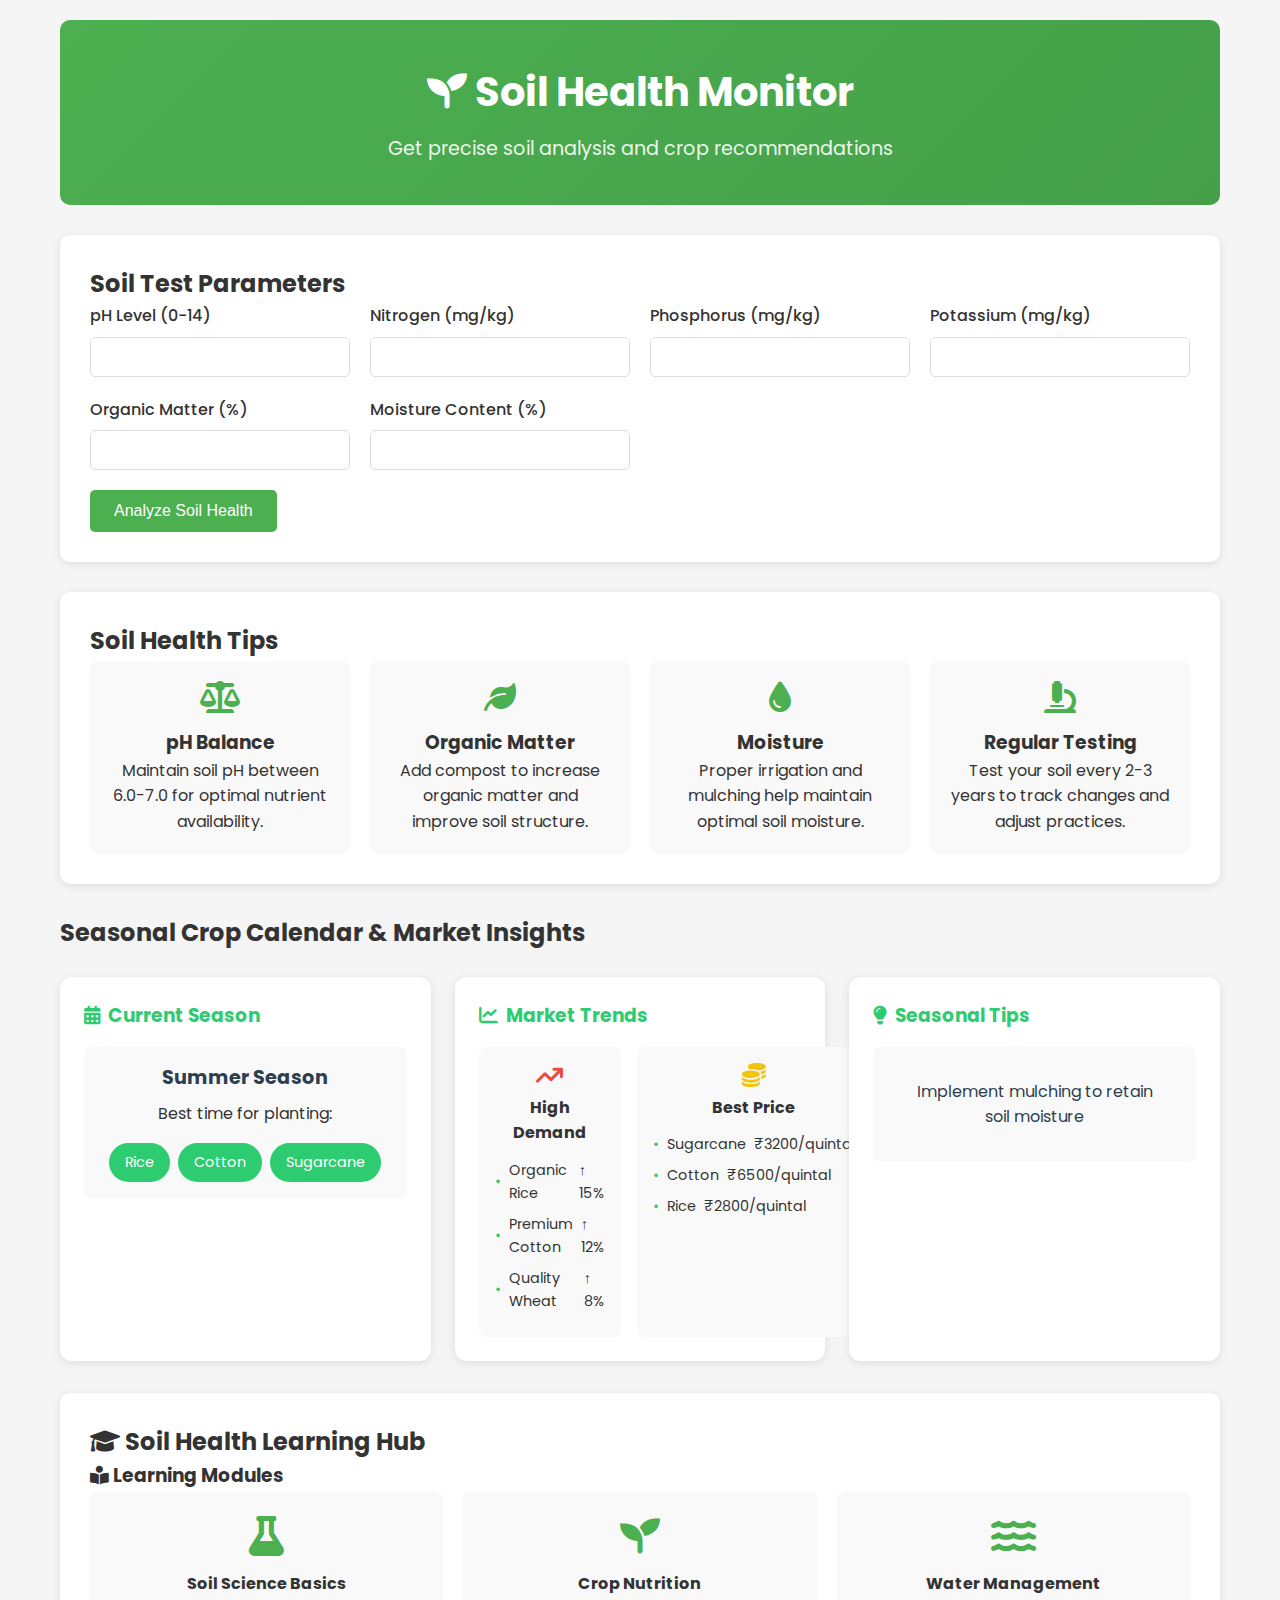
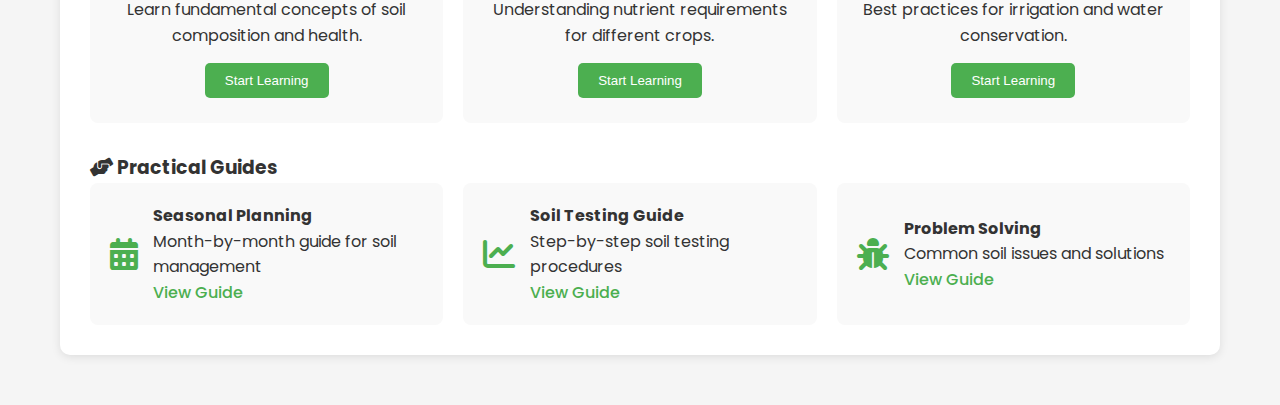
<file: crop_management/blog_site/soil_health.html>
<!DOCTYPE html>
<html lang="en">
<head>
    <meta charset="UTF-8">
    <meta name="viewport" content="width=device-width, initial-scale=1.0">
    <title>Soil Health Monitoring - Farmer's Companion</title>
    <link rel="stylesheet" href="soil_health.css">
    <link rel="stylesheet" href="https://cdnjs.cloudflare.com/ajax/libs/font-awesome/6.0.0/css/all.min.css">
    <link href="https://fonts.googleapis.com/css2?family=Poppins:wght@300;400;500;600;700&display=swap" rel="stylesheet">
</head>
<body>
    <div class="container">
        <header>
            <h1><i class="fas fa-seedling"></i> Soil Health Monitor</h1>
            <p>Get precise soil analysis and crop recommendations</p>
        </header>

        <main>
         
            <section class="soil-test-section">
                <h2>Soil Test Parameters</h2>
                <form id="soilTestForm" class="soil-test-form">
                    <div class="form-grid">
                        <div class="form-group">
                            <label for="ph">pH Level (0-14)</label>
                            <input type="number" id="ph" name="ph" min="0" max="14" step="0.1" required>
                        </div>
                        <div class="form-group">
                            <label for="nitrogen">Nitrogen (mg/kg)</label>
                            <input type="number" id="nitrogen" name="nitrogen" min="0" required>
                        </div>
                        <div class="form-group">
                            <label for="phosphorus">Phosphorus (mg/kg)</label>
                            <input type="number" id="phosphorus" name="phosphorus" min="0" required>
                        </div>
                        <div class="form-group">
                            <label for="potassium">Potassium (mg/kg)</label>
                            <input type="number" id="potassium" name="potassium" min="0" required>
                        </div>
                        <div class="form-group">
                            <label for="organic-matter">Organic Matter (%)</label>
                            <input type="number" id="organic-matter" name="organic-matter" min="0" max="100" step="0.1" required>
                        </div>
                        <div class="form-group">
                            <label for="moisture">Moisture Content (%)</label>
                            <input type="number" id="moisture" name="moisture" min="0" max="100" step="0.1" required>
                        </div>
                    </div>
                    <button type="submit" class="submit-btn">Analyze Soil Health</button>
                </form>
            </section>

           
            <section class="results-section" id="resultsSection" style="display: none;">
                <h2>Soil Analysis Results</h2>
                <div class="results-grid">
                    <div class="result-card soil-health-score">
                        <h3>Overall Soil Health</h3>
                        <div class="score-circle">
                            <span id="healthScore">0</span>
                            <span class="score-label">/100</span>
                        </div>
                        <div id="healthStatus" class="health-status"></div>
                    </div>
                    <div class="result-card recommendations">
                        <h3>Recommendations</h3>
                        <ul id="recommendationsList"></ul>
                    </div>
                    <div class="result-card suitable-crops">
                        <h3>Suitable Crops</h3>
                        <div id="suitableCrops" class="crops-grid"></div>
                    </div>
                </div>
            </section>

            
            <section class="tips-section">
                <h2>Soil Health Tips</h2>
                <div class="tips-grid">
                    <div class="tip-card">
                        <i class="fas fa-balance-scale"></i>
                        <h3>pH Balance</h3>
                        <p>Maintain soil pH between 6.0-7.0 for optimal nutrient availability.</p>
                    </div>
                    <div class="tip-card">
                        <i class="fas fa-leaf"></i>
                        <h3>Organic Matter</h3>
                        <p>Add compost to increase organic matter and improve soil structure.</p>
                    </div>
                    <div class="tip-card">
                        <i class="fas fa-tint"></i>
                        <h3>Moisture</h3>
                        <p>Proper irrigation and mulching help maintain optimal soil moisture.</p>
                    </div>
                    <div class="tip-card">
                        <i class="fas fa-microscope"></i>
                        <h3>Regular Testing</h3>
                        <p>Test your soil every 2-3 years to track changes and adjust practices.</p>
                    </div>
                </div>
            </section>
        </main>

      
        <section class="seasonal-insights">
            <h2>Seasonal Crop Calendar & Market Insights</h2>
            <div class="insights-container">
                <div class="season-calendar">
                    <h3><i class="fas fa-calendar-alt"></i> Current Season</h3>
                    <div class="current-season">
                        <div class="season-info" id="seasonInfo">
                            <h4>Loading season data...</h4>
                        </div>
                        <div class="recommended-crops" id="seasonalCrops">
                            
                        </div>
                    </div>
                </div>

                <div class="market-trends">
                    <h3><i class="fas fa-chart-line"></i> Market Trends</h3>
                    <div class="trends-grid" id="marketTrends">
                        <div class="trend-card high-demand">
                            <i class="fas fa-arrow-trend-up"></i>
                            <h4>High Demand</h4>
                            <ul id="highDemandCrops">
                                
                            </ul>
                        </div>
                        <div class="trend-card best-price">
                            <i class="fas fa-coins"></i>
                            <h4>Best Price</h4>
                            <ul id="bestPriceCrops">
                                
                            </ul>
                        </div>
                    </div>
                </div>

                <div class="farming-tips">
                    <h3><i class="fas fa-lightbulb"></i> Seasonal Tips</h3>
                    <div class="tips-carousel" id="seasonalTips">
                        
                    </div>
                </div>
            </div>
        </section>

        <section class="learning-hub">
            <h2><i class="fas fa-graduation-cap"></i> Soil Health Learning Hub</h2>
            <div class="hub-container">
                
                <div class="learning-module">
                    <h3><i class="fas fa-book-reader"></i> Learning Modules</h3>
                    <div class="module-grid" id="learningModules">
                        <div class="module-card">
                            <i class="fas fa-flask"></i>
                            <h4>Soil Science Basics</h4>
                            <p>Learn fundamental concepts of soil composition and health.</p>
                            <button class="module-btn" data-module="basics">Start Learning</button>
                        </div>
                        <div class="module-card">
                            <i class="fas fa-seedling"></i>
                            <h4>Crop Nutrition</h4>
                            <p>Understanding nutrient requirements for different crops.</p>
                            <button class="module-btn" data-module="nutrition">Start Learning</button>
                        </div>
                        <div class="module-card">
                            <i class="fas fa-water"></i>
                            <h4>Water Management</h4>
                            <p>Best practices for irrigation and water conservation.</p>
                            <button class="module-btn" data-module="water">Start Learning</button>
                        </div>
                    </div>
                </div>

                
                <div class="practical-guides">
                    <h3><i class="fas fa-hands-helping"></i> Practical Guides</h3>
                    <div class="guides-grid">
                        <div class="guide-card">
                            <div class="guide-icon"><i class="fas fa-calendar-alt"></i></div>
                            <div class="guide-content">
                                <h4>Seasonal Planning</h4>
                                <p>Month-by-month guide for soil management</p>
                                <a href="#" class="guide-link" data-guide="seasonal">View Guide</a>
                            </div>
                        </div>
                        <div class="guide-card">
                            <div class="guide-icon"><i class="fas fa-chart-line"></i></div>
                            <div class="guide-content">
                                <h4>Soil Testing Guide</h4>
                                <p>Step-by-step soil testing procedures</p>
                                <a href="#" class="guide-link" data-guide="testing">View Guide</a>
                            </div>
                        </div>
                        <div class="guide-card">
                            <div class="guide-icon"><i class="fas fa-bug"></i></div>
                            <div class="guide-content">
                                <h4>Problem Solving</h4>
                                <p>Common soil issues and solutions</p>
                                <a href="#" class="guide-link" data-guide="problems">View Guide</a>
                            </div>
                        </div>
                    </div>
                </div>

                
                    
                </div>
            </div>
        </section>

    </div>

    <script src="soil_health.js"></script>
</body>
</html>
</file>
<file: blog_site/community_forum.css>
* {
    margin: 0;
    padding: 0;
    box-sizing: border-box;
}

:root {
    --primary-color: #2ecc71;
    --primary-dark: #27ae60;
    --secondary-color: #3498db;
    --text-color: #2c3e50;
    --light-bg: #f8f9fa;
    --card-bg: #ffffff;
    --border-color: #e0e0e0;
    --shadow: 0 4px 6px rgba(0, 0, 0, 0.1);
    --transition: all 0.3s ease;
}

body {
    font-family: 'Segoe UI', Tahoma, Geneva, Verdana, sans-serif;
    line-height: 1.6;
    background-color: var(--light-bg);
    color: var(--text-color);
}


header {
    background: linear-gradient(135deg, var(--primary-color), var(--primary-dark));
    color: white;
    padding: 1rem 0;
    box-shadow: var(--shadow);
    position: sticky;
    top: 0;
    z-index: 1000;
}

nav {
    max-width: 1200px;
    margin: 0 auto;
    display: flex;
    justify-content: space-between;
    align-items: center;
    padding: 0 2rem;
}

.logo h1 {
    font-size: 1.8rem;
    color: #fff;
    text-shadow: 2px 2px 4px rgba(0, 0, 0, 0.2);
}


main {
    max-width: 1200px;
    margin: 2rem auto;
    padding: 0 2rem;
}

.forum-container {
    background-color: var(--card-bg);
    border-radius: 12px;
    box-shadow: var(--shadow);
    padding: 2rem;
    transition: var(--transition);
}

.forum-header {
    display: flex;
    justify-content: space-between;
    align-items: center;
    margin-bottom: 2rem;
    padding-bottom: 1rem;
    border-bottom: 2px solid var(--border-color);
}

.btn-primary {
    background: linear-gradient(135deg, var(--primary-color), var(--primary-dark));
    color: white;
    border: none;
    padding: 0.8rem 1.5rem;
    border-radius: 8px;
    cursor: pointer;
    font-size: 1rem;
    transition: var(--transition);
    box-shadow: 0 2px 4px rgba(0, 0, 0, 0.1);
}

.btn-primary:hover {
    transform: translateY(-2px);
    box-shadow: 0 4px 8px rgba(0, 0, 0, 0.2);
}


.search-bar {
    display: flex;
    margin-bottom: 2rem;
    position: relative;
}

.search-bar input {
    flex: 1;
    padding: 1rem;
    border: 2px solid var(--border-color);
    border-radius: 8px;
    font-size: 1rem;
    transition: var(--transition);
}

.search-bar input:focus {
    outline: none;
    border-color: var(--primary-color);
    box-shadow: 0 0 0 3px rgba(46, 204, 113, 0.2);
}

.search-btn {
    background: linear-gradient(135deg, var(--secondary-color), #2980b9);
    color: white;
    border: none;
    padding: 0 1.5rem;
    border-radius: 0 8px 8px 0;
    cursor: pointer;
    transition: var(--transition);
}

.search-btn:hover {
    background: linear-gradient(135deg, #2980b9, var(--secondary-color));
}


.categories {
    display: flex;
    gap: 1rem;
    margin-bottom: 2rem;
    flex-wrap: wrap;
}

.category-btn {
    padding: 0.8rem 1.5rem;
    border: 2px solid var(--border-color);
    border-radius: 8px;
    background-color: white;
    cursor: pointer;
    transition: var(--transition);
    font-weight: 500;
}

.category-btn:hover, .category-btn.active {
    background: linear-gradient(135deg, var(--primary-color), var(--primary-dark));
    color: white;
    border-color: transparent;
    transform: translateY(-2px);
}


.posts-container {
    display: grid;
    gap: 1.5rem;
}

.post {
    background-color: var(--card-bg);
    border-radius: 12px;
    padding: 1.5rem;
    border: 1px solid var(--border-color);
    transition: var(--transition);
    box-shadow: var(--shadow);
}

.post:hover {
    transform: translateY(-5px);
    box-shadow: 0 8px 16px rgba(0, 0, 0, 0.1);
}

.post-header {
    display: flex;
    justify-content: space-between;
    margin-bottom: 1rem;
    align-items: center;
}

.post-title {
    font-size: 1.3rem;
    color: var(--text-color);
    font-weight: 600;
}

.post-category {
    background: linear-gradient(135deg, var(--secondary-color), #2980b9);
    color: white;
    padding: 0.4rem 1rem;
    border-radius: 20px;
    font-size: 0.9rem;
    font-weight: 500;
}

.post-content {
    margin-bottom: 1.5rem;
    line-height: 1.8;
}

.post-footer {
    display: flex;
    justify-content: space-between;
    color: #666;
    font-size: 0.9rem;
    padding-top: 1rem;
    border-top: 1px solid var(--border-color);
}

.post-actions {
    display: flex;
    gap: 1.5rem;
}

.post-actions span {
    display: flex;
    align-items: center;
    gap: 0.5rem;
    cursor: pointer;
    transition: var(--transition);
}

.post-actions span:hover {
    color: var(--primary-color);
}

.post-actions i {
    font-size: 1.1rem;
}


.modal {
    display: none;
    position: fixed;
    top: 0;
    left: 0;
    width: 100%;
    height: 100%;
    background-color: rgba(0, 0, 0, 0.5);
    z-index: 1000;
    backdrop-filter: blur(5px);
}

.modal-content {
    background-color: var(--card-bg);
    margin: 10% auto;
    padding: 2rem;
    width: 90%;
    max-width: 600px;
    border-radius: 12px;
    position: relative;
    animation: modalFadeIn 0.3s ease;
}

@keyframes modalFadeIn {
    from {
        opacity: 0;
        transform: translateY(-20px);
    }
    to {
        opacity: 1;
        transform: translateY(0);
    }
}

.close {
    position: absolute;
    right: 1rem;
    top: 1rem;
    font-size: 1.5rem;
    cursor: pointer;
    color: #666;
    transition: var(--transition);
}

.close:hover {
    color: var(--text-color);
    transform: rotate(90deg);
}

.form-group {
    margin-bottom: 1.5rem;
}

.form-group label {
    display: block;
    margin-bottom: 0.5rem;
    color: var(--text-color);
    font-weight: 500;
}

.form-group input,
.form-group select,
.form-group textarea {
    width: 100%;
    padding: 0.8rem;
    border: 2px solid var(--border-color);
    border-radius: 8px;
    font-size: 1rem;
    transition: var(--transition);
}

.form-group input:focus,
.form-group select:focus,
.form-group textarea:focus {
    outline: none;
    border-color: var(--primary-color);
    box-shadow: 0 0 0 3px rgba(46, 204, 113, 0.2);
}


footer {
    text-align: center;
    padding: 2rem;
    background: linear-gradient(135deg, var(--text-color), #1a252f);
    color: white;
    margin-top: 2rem;
}


@media (max-width: 768px) {
    nav {
        flex-direction: column;
        gap: 1rem;
    }

    .nav-links {
        display: flex;
        flex-direction: column;
        gap: 0.5rem;
        width: 100%;
    }

    .nav-links a {
        margin-left: 0;
        text-align: center;
        padding: 0.8rem;
    }

    .forum-header {
        flex-direction: column;
        gap: 1rem;
    }

    .categories {
        justify-content: center;
    }

    .post-header {
        flex-direction: column;
        gap: 1rem;
        align-items: flex-start;
    }

    .post-footer {
        flex-direction: column;
        gap: 1rem;
    }

    .post-actions {
        justify-content: flex-start;
    }
}


.like-btn {
    background: none;
    border: none;
    cursor: pointer;
    padding: 0.5rem;
    border-radius: 8px;
    transition: all 0.3s ease;
    display: flex;
    align-items: center;
    gap: 0.5rem;
    color: var(--text-color);
}

.like-btn:hover {
    background-color: rgba(46, 204, 113, 0.1);
}

.like-btn.liked {
    color: var(--primary-color);
}

.like-btn.liked i {
    color: var(--primary-color);
}

.like-btn i {
    transition: transform 0.3s ease;
}

.like-btn:hover i {
    transform: scale(1.2);
}

.like-count {
    font-size: 0.9rem;
    font-weight: 500;
}

#commentModal {
    display: none;
    position: fixed;
    top: 0;
    left: 0;
    width: 100%;
    height: 100%;
    background-color: rgba(0, 0, 0, 0.5);
    z-index: 1000;
}

#commentModal .modal-content {
    background-color: var(--card-bg);
    margin: 5% auto;
    padding: 2rem;
    width: 90%;
    max-width: 600px;
    border-radius: 12px;
    box-shadow: var(--shadow);
    position: relative;
    max-height: 80vh;
    overflow-y: auto;
}

#commentModal h2 {
    color: var(--text-color);
    margin-bottom: 1.5rem;
    font-size: 1.5rem;
}

.close-comment {
    position: absolute;
    right: 1.5rem;
    top: 1.5rem;
    font-size: 1.5rem;
    cursor: pointer;
    color: var(--text-color);
    transition: var(--transition);
}

.close-comment:hover {
    color: var(--primary-color);
    transform: rotate(90deg);
}


.comments-list {
    margin-bottom: 2rem;
    max-height: 50vh;
    overflow-y: auto;
}

.comment {
        background-color: var(--light-bg);
        padding: 1rem;
        border-radius: 8px;
        margin-bottom: 1rem;
        border: none;
        
}

.comment-header {
    display: flex;
    justify-content: space-between;
    margin-bottom: 0.5rem;
    font-size: 0.9rem;
}

.comment-author {
    font-weight: 600;
    color: var(--text-color);
}

.comment-date {
    color: #666;
    font-style: italic;
}

.comment-content {
    color: var(--text-color);
    line-height: 1.6;
    margin: 0;
}


#commentForm {
    margin-top: 2rem;
}

#commentForm .form-group {
    margin-bottom: 1rem;
}

#commentForm textarea {
    width: 100%;
    padding: 1rem;
    border: 2px solid var(--border-color);
    border-radius: 8px;
    resize: vertical;
    min-height: 100px;
    font-size: 1rem;
    transition: var(--transition);
}

#commentForm textarea:focus {
    outline: none;
    border-color: var(--primary-color);
    box-shadow: 0 0 0 3px rgba(46, 204, 113, 0.2);
}

#commentForm .btn-primary {
    width: 100%;
    padding: 0.8rem;
    font-size: 1rem;
}


@media (max-width: 768px) {
    #commentModal .modal-content {
        margin: 10% auto;
        padding: 1.5rem;
        width: 95%;
    }

    .comments-list {
        max-height: 40vh;
    }

    .comment {
        padding: 0.8rem;
    }
}
</file>
<file: blog_site/soil_health.css>
:root {
    --primary-color: #2ecc71;
    --secondary-color: #27ae60;
    --accent-color: #e74c3c;
    --text-color: #2c3e50;
    --light-bg: #f9f9f9;
    --card-bg: #ffffff;
    --border-color: #e1e1e1;
    --shadow: 0 2px 10px rgba(0, 0, 0, 0.1);
    --transition: all 0.3s ease;
}

* {
    margin: 0;
    padding: 0;
    box-sizing: border-box;
}

body {
    font-family: 'Poppins', sans-serif;
    line-height: 1.6;
    color: #333;
    background-color: #f5f5f5;
}

.container {
    max-width: 1200px;
    margin: 0 auto;
    padding: 20px;
}


header {
    text-align: center;
    padding: 40px 0;
    background: linear-gradient(135deg, #4CAF50, #45a049);
    color: white;
    border-radius: 10px;
    margin-bottom: 30px;
}

header h1 {
    font-size: 2.5rem;
    margin-bottom: 10px;
}

header p {
    font-size: 1.2rem;
    opacity: 0.9;
}


.soil-test-section {
    background: white;
    padding: 30px;
    border-radius: 10px;
    box-shadow: 0 2px 10px rgba(0, 0, 0, 0.1);
    margin-bottom: 30px;
}

.form-grid {
    display: grid;
    grid-template-columns: repeat(auto-fit, minmax(250px, 1fr));
    gap: 20px;
    margin-bottom: 20px;
}

.form-group {
    display: flex;
    flex-direction: column;
}

.form-group label {
    margin-bottom: 8px;
    font-weight: 500;
}

.form-group input {
    padding: 10px;
    border: 1px solid #ddd;
    border-radius: 5px;
    font-size: 1rem;
}

.submit-btn {
    background: #4CAF50;
    color: white;
    padding: 12px 24px;
    border: none;
    border-radius: 5px;
    cursor: pointer;
    font-size: 1rem;
    transition: background 0.3s;
}

.submit-btn:hover {
    background: #45a049;
}


.results-section {
    background: white;
    padding: 30px;
    border-radius: 10px;
    box-shadow: 0 2px 10px rgba(0, 0, 0, 0.1);
    margin-bottom: 30px;
}

.results-grid {
    display: grid;
    grid-template-columns: repeat(auto-fit, minmax(300px, 1fr));
    gap: 20px;
}

.result-card {
    background: #f9f9f9;
    padding: 20px;
    border-radius: 8px;
    text-align: center;
}

.score-circle {
    width: 120px;
    height: 120px;
    border-radius: 50%;
    background: #4CAF50;
    color: white;
    display: flex;
    flex-direction: column;
    justify-content: center;
    align-items: center;
    margin: 20px auto;
}

.score-circle span {
    font-size: 2rem;
    font-weight: bold;
}


.tips-section {
    background: white;
    padding: 30px;
    border-radius: 10px;
    box-shadow: 0 2px 10px rgba(0, 0, 0, 0.1);
    margin-bottom: 30px;
}

.tips-grid {
    display: grid;
    grid-template-columns: repeat(auto-fit, minmax(250px, 1fr));
    gap: 20px;
}

.tip-card {
    background: #f9f9f9;
    padding: 20px;
    border-radius: 8px;
    text-align: center;
    transition: transform 0.3s;
}

.tip-card:hover {
    transform: translateY(-5px);
}

.tip-card i {
    font-size: 2rem;
    color: #4CAF50;
    margin-bottom: 15px;
}


.learning-hub {
    background: white;
    padding: 30px;
    border-radius: 10px;
    box-shadow: 0 2px 10px rgba(0, 0, 0, 0.1);
    margin-bottom: 30px;
}

.hub-container {
    display: grid;
    grid-template-columns: 1fr;
    gap: 30px;
}


.module-grid {
    display: grid;
    grid-template-columns: repeat(auto-fit, minmax(300px, 1fr));
    gap: 20px;
}

.module-card {
    background: #f9f9f9;
    padding: 25px;
    border-radius: 8px;
    text-align: center;
    transition: transform 0.3s;
}

.module-card:hover {
    transform: translateY(-5px);
}

.module-card i {
    font-size: 2.5rem;
    color: #4CAF50;
    margin-bottom: 15px;
}

.module-btn {
    background: #4CAF50;
    color: white;
    padding: 10px 20px;
    border: none;
    border-radius: 5px;
    cursor: pointer;
    margin-top: 15px;
    transition: background 0.3s;
}

.module-btn:hover {
    background: #45a049;
}


.guides-grid {
    display: grid;
    grid-template-columns: repeat(auto-fit, minmax(300px, 1fr));
    gap: 20px;
}

.guide-card {
    background: #f9f9f9;
    padding: 20px;
    border-radius: 8px;
    display: flex;
    align-items: center;
    gap: 15px;
    transition: transform 0.3s;
}

.guide-card:hover {
    transform: translateY(-5px);
}

.guide-icon {
    font-size: 2rem;
    color: #4CAF50;
}

.guide-content {
    flex: 1;
}

.guide-link {
    color: #4CAF50;
    text-decoration: none;
    font-weight: 500;
    transition: color 0.3s;
}

.guide-link:hover {
    color: #45a049;
}


.stories-carousel {
    position: relative;
    overflow: hidden;
    border-radius: 8px;
    height: 300px; /* Fixed height for the carousel */
}

.story-card {
    position: absolute;
    width: 100%;
    height: 100%;
    opacity: 0;
    transition: transform 0.5s ease-in-out, opacity 0.5s ease-in-out;
    transform: translateX(100%);
    background: #f9f9f9;
    border-radius: 8px;
    overflow: hidden;
}

.story-card.active {
    opacity: 1;
    transform: translateX(0);
}

.story-card.prev {
    transform: translateX(-100%);
}

.story-image {
    width: 100%;
    height: 200px;
    object-fit: cover;
}

.story-content {
    padding: 20px;
    text-align: center;
}

.carousel-controls {
    display: flex;
    justify-content: center;
    gap: 20px;
    margin-top: 20px;
}

.carousel-btn {
    background: #4CAF50;
    color: white;
    width: 40px;
    height: 40px;
    border: none;
    border-radius: 50%;
    cursor: pointer;
    transition: background 0.3s;
    display: flex;
    align-items: center;
    justify-content: center;
}

.carousel-btn:hover {
    background: #45a049;
}

.carousel-btn i {
    font-size: 1.2rem;
}


@media (max-width: 768px) {
    .container {
        padding: 10px;
    }

    header h1 {
        font-size: 2rem;
    }

    .form-grid,
    .results-grid,
    .tips-grid,
    .module-grid,
    .guides-grid {
        grid-template-columns: 1fr;
    }

    .hub-container {
        grid-template-columns: 1fr;
    }
}


@keyframes fadeIn {
    from {
        opacity: 0;
    }
    to {
        opacity: 1;
    }
}

.fade-in {
    animation: fadeIn 0.5s ease-in;
}


.soil-health-score {
    text-align: center;
}

.score-label {
    font-size: 1.2rem;
    color: var(--text-color);
    opacity: 0.7;
}

.health-status {
    font-weight: 600;
    margin-top: 1rem;
}

.recommendations ul {
    list-style: none;
    margin-top: 1rem;
}

.recommendations li {
    margin-bottom: 0.8rem;
    padding-left: 1.5rem;
    position: relative;
}

.recommendations li::before {
    content: "•";
    color: var(--primary-color);
    font-size: 1.5rem;
    position: absolute;
    left: 0;
    top: -0.2rem;
}

.crops-grid {
    display: grid;
    grid-template-columns: repeat(auto-fit, minmax(100px, 1fr));
    gap: 1rem;
    margin-top: 1rem;
}

.crop-item {
    background: var(--light-bg);
    padding: 0.8rem;
    border-radius: 8px;
    text-align: center;
    font-weight: 500;
}


.seasonal-insights {
    margin-bottom: 2rem;
}

.insights-container {
    display: grid;
    grid-template-columns: repeat(auto-fit, minmax(300px, 1fr));
    gap: 1.5rem;
    margin-top: 1.5rem;
}


.season-calendar {
    background: var(--card-bg);
    padding: 1.5rem;
    border-radius: 12px;
    box-shadow: var(--shadow);
}

.season-calendar h3 {
    display: flex;
    align-items: center;
    gap: 0.5rem;
    color: var(--primary-color);
    margin-bottom: 1rem;
}

.current-season {
    padding: 1rem;
    background: var(--light-bg);
    border-radius: 8px;
}

.season-info {
    text-align: center;
    margin-bottom: 1rem;
}

.season-info h4 {
    font-size: 1.2rem;
    color: var(--text-color);
    margin-bottom: 0.5rem;
}

.recommended-crops {
    display: flex;
    flex-wrap: wrap;
    gap: 0.5rem;
    justify-content: center;
}

.season-crop {
    background: var(--primary-color);
    color: white;
    padding: 0.5rem 1rem;
    border-radius: 20px;
    font-size: 0.9rem;
}


.market-trends {
    background: var(--card-bg);
    padding: 1.5rem;
    border-radius: 12px;
    box-shadow: var(--shadow);
}

.market-trends h3 {
    display: flex;
    align-items: center;
    gap: 0.5rem;
    color: var(--primary-color);
    margin-bottom: 1rem;
}

.trends-grid {
    display: grid;
    grid-template-columns: 1fr 1fr;
    gap: 1rem;
}

.trend-card {
    background: var(--light-bg);
    padding: 1rem;
    border-radius: 8px;
    text-align: center;
}

.trend-card i {
    font-size: 1.5rem;
    margin-bottom: 0.5rem;
}

.high-demand i {
    color: #e74c3c;
}

.best-price i {
    color: #f1c40f;
}

.trend-card h4 {
    margin-bottom: 0.8rem;
    font-size: 1rem;
}

.trend-card ul {
    list-style: none;
    text-align: left;
}

.trend-card li {
    margin-bottom: 0.5rem;
    font-size: 0.9rem;
    display: flex;
    align-items: center;
    gap: 0.5rem;
}

.trend-card li::before {
    content: "•";
    color: var(--primary-color);
}


.farming-tips {
    background: var(--card-bg);
    padding: 1.5rem;
    border-radius: 12px;
    box-shadow: var(--shadow);
}

.farming-tips h3 {
    display: flex;
    align-items: center;
    gap: 0.5rem;
    color: var(--primary-color);
    margin-bottom: 1rem;
}

.tips-carousel {
    position: relative;
    padding: 1rem;
    background: var(--light-bg);
    border-radius: 8px;
}

.tip-item {
    display: none;
    padding: 1rem;
    text-align: center;
}

.tip-item.active {
    display: block;
    animation: fadeIn 0.5s ease-in-out;
}

.tip-item p {
    font-size: 1rem;
    line-height: 1.6;
    color: var(--text-color);
}

@keyframes fadeIn {
    from {
        opacity: 0;
        transform: translateY(10px);
    }
    to {
        opacity: 1;
        transform: translateY(0);
    }
}

@keyframes slideIn {
    from {
        opacity: 0;
        transform: translateX(-20px);
    }
    to {
        opacity: 1;
        transform: translateX(0);
    }
}

.season-crop {
    animation: slideIn 0.3s ease-out forwards;
}

.result-card, .tip-card {
    animation: fadeIn 0.5s ease forwards;
}
</file>
<file: blog_site/Project/irrigation.css>
/* General styles */
body {
    font-family: Arial, sans-serif;
    background-color: #f0f4f7;
    margin: 0;
    padding: 20px;
  }
  
  .dashboard-container {
    max-width: 1000px;
    margin: auto;
    background-color: #ffffff;
    padding: 20px 30px;
    border-radius: 10px;
    box-shadow: 0 0 12px rgba(0, 0, 0, 0.1);
  }
  
  .dashboard-header {
    display: flex;
    justify-content: space-between;
    align-items: center;
    flex-wrap: wrap;
  }
  
  .language-toggle {
    display: flex;
    align-items: center;
    gap: 8px;
  }
  
  /* Tab styles */
  .tabs {
    margin-top: 20px;
  }
  
  .tabs input[type="radio"] {
    display: none;
  }
  
  .tabs label {
    display: inline-block;
    padding: 10px 16px;
    margin-right: 5px;
    background-color: #ddd;
    color: #333;
    border-radius: 4px;
    cursor: pointer;
    transition: background-color 0.3s;
  }
  
  .tabs input[type="radio"]:checked + label {
    background-color: #4CAF50;
    color: white;
  }
  
  .tab-content {
    display: none;
    margin-top: 20px;
    animation: fadeIn 0.3s ease-in-out;
  }
  
  @keyframes fadeIn {
    from { opacity: 0; }
    to { opacity: 1; }
  }
  
  #schedule:checked ~ label[for="schedule"] ~ #schedule-tab,
  #monitoring:checked ~ label[for="monitoring"] ~ #monitoring-tab,
  #analytics:checked ~ label[for="analytics"] ~ #analytics-tab,
  #fields:checked ~ label[for="fields"] ~ #fields-tab,
  #support:checked ~ label[for="support"] ~ #support-tab,
  #cropinfo:checked ~ label[for=\"cropinfo\"] ~ #cropinfo-tab {
    display: block;
  }
  
  /* Form and UI elements */
  input[type=\"text\"],
  select,
  textarea {
    width: 100%;
    padding: 10px;
    margin-top: 8px;
    margin-bottom: 16px;
    border: 1px solid #ccc;
    border-radius: 6px;
    box-sizing: border-box;
    resize: vertical;
  }
  
  textarea {
    min-height: 100px;
  }
  
  button {
    padding: 10px 16px;
    background-color: #4CAF50;
    color: white;
    border: none;
    border-radius: 6px;
    cursor: pointer;
    transition: background-color 0.3s;
  }
  
  button:hover {
    background-color: #45a049;
  }
  
  .chart-placeholder {
    width: 100%;
    height: 200px;
    background-color: #e2e8f0;
    display: flex;
    align-items: center;
    justify-content: center;
    color: #666;
    border: 1px dashed #bbb;
    border-radius: 6px;
  }
  
  /* Settings */
  .settings {
    margin-top: 30px;
    padding-top: 10px;
    border-top: 1px solid #ccc;
  }
  
  .settings label {
    display: flex;
    align-items: center;
    gap: 10px;
    margin-top: 10px;
  }
  
  /* Crop Info tab */
  #crop-details {
    background-color: #f9f9f9;
    padding: 15px;
    border: 1px solid #ccc;
    border-radius: 6px;
  }
</file>
<file: crop_management/blog_site/soil_health.css>
:root {
    --primary-color: #2ecc71;
    --secondary-color: #27ae60;
    --accent-color: #e74c3c;
    --text-color: #2c3e50;
    --light-bg: #f9f9f9;
    --card-bg: #ffffff;
    --border-color: #e1e1e1;
    --shadow: 0 2px 10px rgba(0, 0, 0, 0.1);
    --transition: all 0.3s ease;
}

* {
    margin: 0;
    padding: 0;
    box-sizing: border-box;
}

body {
    font-family: 'Poppins', sans-serif;
    line-height: 1.6;
    color: #333;
    background-color: #f5f5f5;
}

.container {
    max-width: 1200px;
    margin: 0 auto;
    padding: 20px;
}


header {
    text-align: center;
    padding: 40px 0;
    background: linear-gradient(135deg, #4CAF50, #45a049);
    color: white;
    border-radius: 10px;
    margin-bottom: 30px;
}

header h1 {
    font-size: 2.5rem;
    margin-bottom: 10px;
}

header p {
    font-size: 1.2rem;
    opacity: 0.9;
}


.soil-test-section {
    background: white;
    padding: 30px;
    border-radius: 10px;
    box-shadow: 0 2px 10px rgba(0, 0, 0, 0.1);
    margin-bottom: 30px;
}

.form-grid {
    display: grid;
    grid-template-columns: repeat(auto-fit, minmax(250px, 1fr));
    gap: 20px;
    margin-bottom: 20px;
}

.form-group {
    display: flex;
    flex-direction: column;
}

.form-group label {
    margin-bottom: 8px;
    font-weight: 500;
}

.form-group input {
    padding: 10px;
    border: 1px solid #ddd;
    border-radius: 5px;
    font-size: 1rem;
}

.submit-btn {
    background: #4CAF50;
    color: white;
    padding: 12px 24px;
    border: none;
    border-radius: 5px;
    cursor: pointer;
    font-size: 1rem;
    transition: background 0.3s;
}

.submit-btn:hover {
    background: #45a049;
}


.results-section {
    background: white;
    padding: 30px;
    border-radius: 10px;
    box-shadow: 0 2px 10px rgba(0, 0, 0, 0.1);
    margin-bottom: 30px;
}

.results-grid {
    display: grid;
    grid-template-columns: repeat(auto-fit, minmax(300px, 1fr));
    gap: 20px;
}

.result-card {
    background: #f9f9f9;
    padding: 20px;
    border-radius: 8px;
    text-align: center;
}

.score-circle {
    width: 120px;
    height: 120px;
    border-radius: 50%;
    background: #4CAF50;
    color: white;
    display: flex;
    flex-direction: column;
    justify-content: center;
    align-items: center;
    margin: 20px auto;
}

.score-circle span {
    font-size: 2rem;
    font-weight: bold;
}


.tips-section {
    background: white;
    padding: 30px;
    border-radius: 10px;
    box-shadow: 0 2px 10px rgba(0, 0, 0, 0.1);
    margin-bottom: 30px;
}

.tips-grid {
    display: grid;
    grid-template-columns: repeat(auto-fit, minmax(250px, 1fr));
    gap: 20px;
}

.tip-card {
    background: #f9f9f9;
    padding: 20px;
    border-radius: 8px;
    text-align: center;
    transition: transform 0.3s;
}

.tip-card:hover {
    transform: translateY(-5px);
}

.tip-card i {
    font-size: 2rem;
    color: #4CAF50;
    margin-bottom: 15px;
}


.learning-hub {
    background: white;
    padding: 30px;
    border-radius: 10px;
    box-shadow: 0 2px 10px rgba(0, 0, 0, 0.1);
    margin-bottom: 30px;
}

.hub-container {
    display: grid;
    grid-template-columns: 1fr;
    gap: 30px;
}


.module-grid {
    display: grid;
    grid-template-columns: repeat(auto-fit, minmax(300px, 1fr));
    gap: 20px;
}

.module-card {
    background: #f9f9f9;
    padding: 25px;
    border-radius: 8px;
    text-align: center;
    transition: transform 0.3s;
}

.module-card:hover {
    transform: translateY(-5px);
}

.module-card i {
    font-size: 2.5rem;
    color: #4CAF50;
    margin-bottom: 15px;
}

.module-btn {
    background: #4CAF50;
    color: white;
    padding: 10px 20px;
    border: none;
    border-radius: 5px;
    cursor: pointer;
    margin-top: 15px;
    transition: background 0.3s;
}

.module-btn:hover {
    background: #45a049;
}


.guides-grid {
    display: grid;
    grid-template-columns: repeat(auto-fit, minmax(300px, 1fr));
    gap: 20px;
}

.guide-card {
    background: #f9f9f9;
    padding: 20px;
    border-radius: 8px;
    display: flex;
    align-items: center;
    gap: 15px;
    transition: transform 0.3s;
}

.guide-card:hover {
    transform: translateY(-5px);
}

.guide-icon {
    font-size: 2rem;
    color: #4CAF50;
}

.guide-content {
    flex: 1;
}

.guide-link {
    color: #4CAF50;
    text-decoration: none;
    font-weight: 500;
    transition: color 0.3s;
}

.guide-link:hover {
    color: #45a049;
}


.stories-carousel {
    position: relative;
    overflow: hidden;
    border-radius: 8px;
    height: 300px; /* Fixed height for the carousel */
}

.story-card {
    position: absolute;
    width: 100%;
    height: 100%;
    opacity: 0;
    transition: transform 0.5s ease-in-out, opacity 0.5s ease-in-out;
    transform: translateX(100%);
    background: #f9f9f9;
    border-radius: 8px;
    overflow: hidden;
}

.story-card.active {
    opacity: 1;
    transform: translateX(0);
}

.story-card.prev {
    transform: translateX(-100%);
}

.story-image {
    width: 100%;
    height: 200px;
    object-fit: cover;
}

.story-content {
    padding: 20px;
    text-align: center;
}

.carousel-controls {
    display: flex;
    justify-content: center;
    gap: 20px;
    margin-top: 20px;
}

.carousel-btn {
    background: #4CAF50;
    color: white;
    width: 40px;
    height: 40px;
    border: none;
    border-radius: 50%;
    cursor: pointer;
    transition: background 0.3s;
    display: flex;
    align-items: center;
    justify-content: center;
}

.carousel-btn:hover {
    background: #45a049;
}

.carousel-btn i {
    font-size: 1.2rem;
}


@media (max-width: 768px) {
    .container {
        padding: 10px;
    }

    header h1 {
        font-size: 2rem;
    }

    .form-grid,
    .results-grid,
    .tips-grid,
    .module-grid,
    .guides-grid {
        grid-template-columns: 1fr;
    }

    .hub-container {
        grid-template-columns: 1fr;
    }
}


@keyframes fadeIn {
    from {
        opacity: 0;
    }
    to {
        opacity: 1;
    }
}

.fade-in {
    animation: fadeIn 0.5s ease-in;
}


.soil-health-score {
    text-align: center;
}

.score-label {
    font-size: 1.2rem;
    color: var(--text-color);
    opacity: 0.7;
}

.health-status {
    font-weight: 600;
    margin-top: 1rem;
}

.recommendations ul {
    list-style: none;
    margin-top: 1rem;
}

.recommendations li {
    margin-bottom: 0.8rem;
    padding-left: 1.5rem;
    position: relative;
}

.recommendations li::before {
    content: "•";
    color: var(--primary-color);
    font-size: 1.5rem;
    position: absolute;
    left: 0;
    top: -0.2rem;
}

.crops-grid {
    display: grid;
    grid-template-columns: repeat(auto-fit, minmax(100px, 1fr));
    gap: 1rem;
    margin-top: 1rem;
}

.crop-item {
    background: var(--light-bg);
    padding: 0.8rem;
    border-radius: 8px;
    text-align: center;
    font-weight: 500;
}


.seasonal-insights {
    margin-bottom: 2rem;
}

.insights-container {
    display: grid;
    grid-template-columns: repeat(auto-fit, minmax(300px, 1fr));
    gap: 1.5rem;
    margin-top: 1.5rem;
}


.season-calendar {
    background: var(--card-bg);
    padding: 1.5rem;
    border-radius: 12px;
    box-shadow: var(--shadow);
}

.season-calendar h3 {
    display: flex;
    align-items: center;
    gap: 0.5rem;
    color: var(--primary-color);
    margin-bottom: 1rem;
}

.current-season {
    padding: 1rem;
    background: var(--light-bg);
    border-radius: 8px;
}

.season-info {
    text-align: center;
    margin-bottom: 1rem;
}

.season-info h4 {
    font-size: 1.2rem;
    color: var(--text-color);
    margin-bottom: 0.5rem;
}

.recommended-crops {
    display: flex;
    flex-wrap: wrap;
    gap: 0.5rem;
    justify-content: center;
}

.season-crop {
    background: var(--primary-color);
    color: white;
    padding: 0.5rem 1rem;
    border-radius: 20px;
    font-size: 0.9rem;
}


.market-trends {
    background: var(--card-bg);
    padding: 1.5rem;
    border-radius: 12px;
    box-shadow: var(--shadow);
}

.market-trends h3 {
    display: flex;
    align-items: center;
    gap: 0.5rem;
    color: var(--primary-color);
    margin-bottom: 1rem;
}

.trends-grid {
    display: grid;
    grid-template-columns: 1fr 1fr;
    gap: 1rem;
}

.trend-card {
    background: var(--light-bg);
    padding: 1rem;
    border-radius: 8px;
    text-align: center;
}

.trend-card i {
    font-size: 1.5rem;
    margin-bottom: 0.5rem;
}

.high-demand i {
    color: #e74c3c;
}

.best-price i {
    color: #f1c40f;
}

.trend-card h4 {
    margin-bottom: 0.8rem;
    font-size: 1rem;
}

.trend-card ul {
    list-style: none;
    text-align: left;
}

.trend-card li {
    margin-bottom: 0.5rem;
    font-size: 0.9rem;
    display: flex;
    align-items: center;
    gap: 0.5rem;
}

.trend-card li::before {
    content: "•";
    color: var(--primary-color);
}


.farming-tips {
    background: var(--card-bg);
    padding: 1.5rem;
    border-radius: 12px;
    box-shadow: var(--shadow);
}

.farming-tips h3 {
    display: flex;
    align-items: center;
    gap: 0.5rem;
    color: var(--primary-color);
    margin-bottom: 1rem;
}

.tips-carousel {
    position: relative;
    padding: 1rem;
    background: var(--light-bg);
    border-radius: 8px;
}

.tip-item {
    display: none;
    padding: 1rem;
    text-align: center;
}

.tip-item.active {
    display: block;
    animation: fadeIn 0.5s ease-in-out;
}

.tip-item p {
    font-size: 1rem;
    line-height: 1.6;
    color: var(--text-color);
}

@keyframes fadeIn {
    from {
        opacity: 0;
        transform: translateY(10px);
    }
    to {
        opacity: 1;
        transform: translateY(0);
    }
}

@keyframes slideIn {
    from {
        opacity: 0;
        transform: translateX(-20px);
    }
    to {
        opacity: 1;
        transform: translateX(0);
    }
}

.season-crop {
    animation: slideIn 0.3s ease-out forwards;
}

.result-card, .tip-card {
    animation: fadeIn 0.5s ease forwards;
}
</file>
